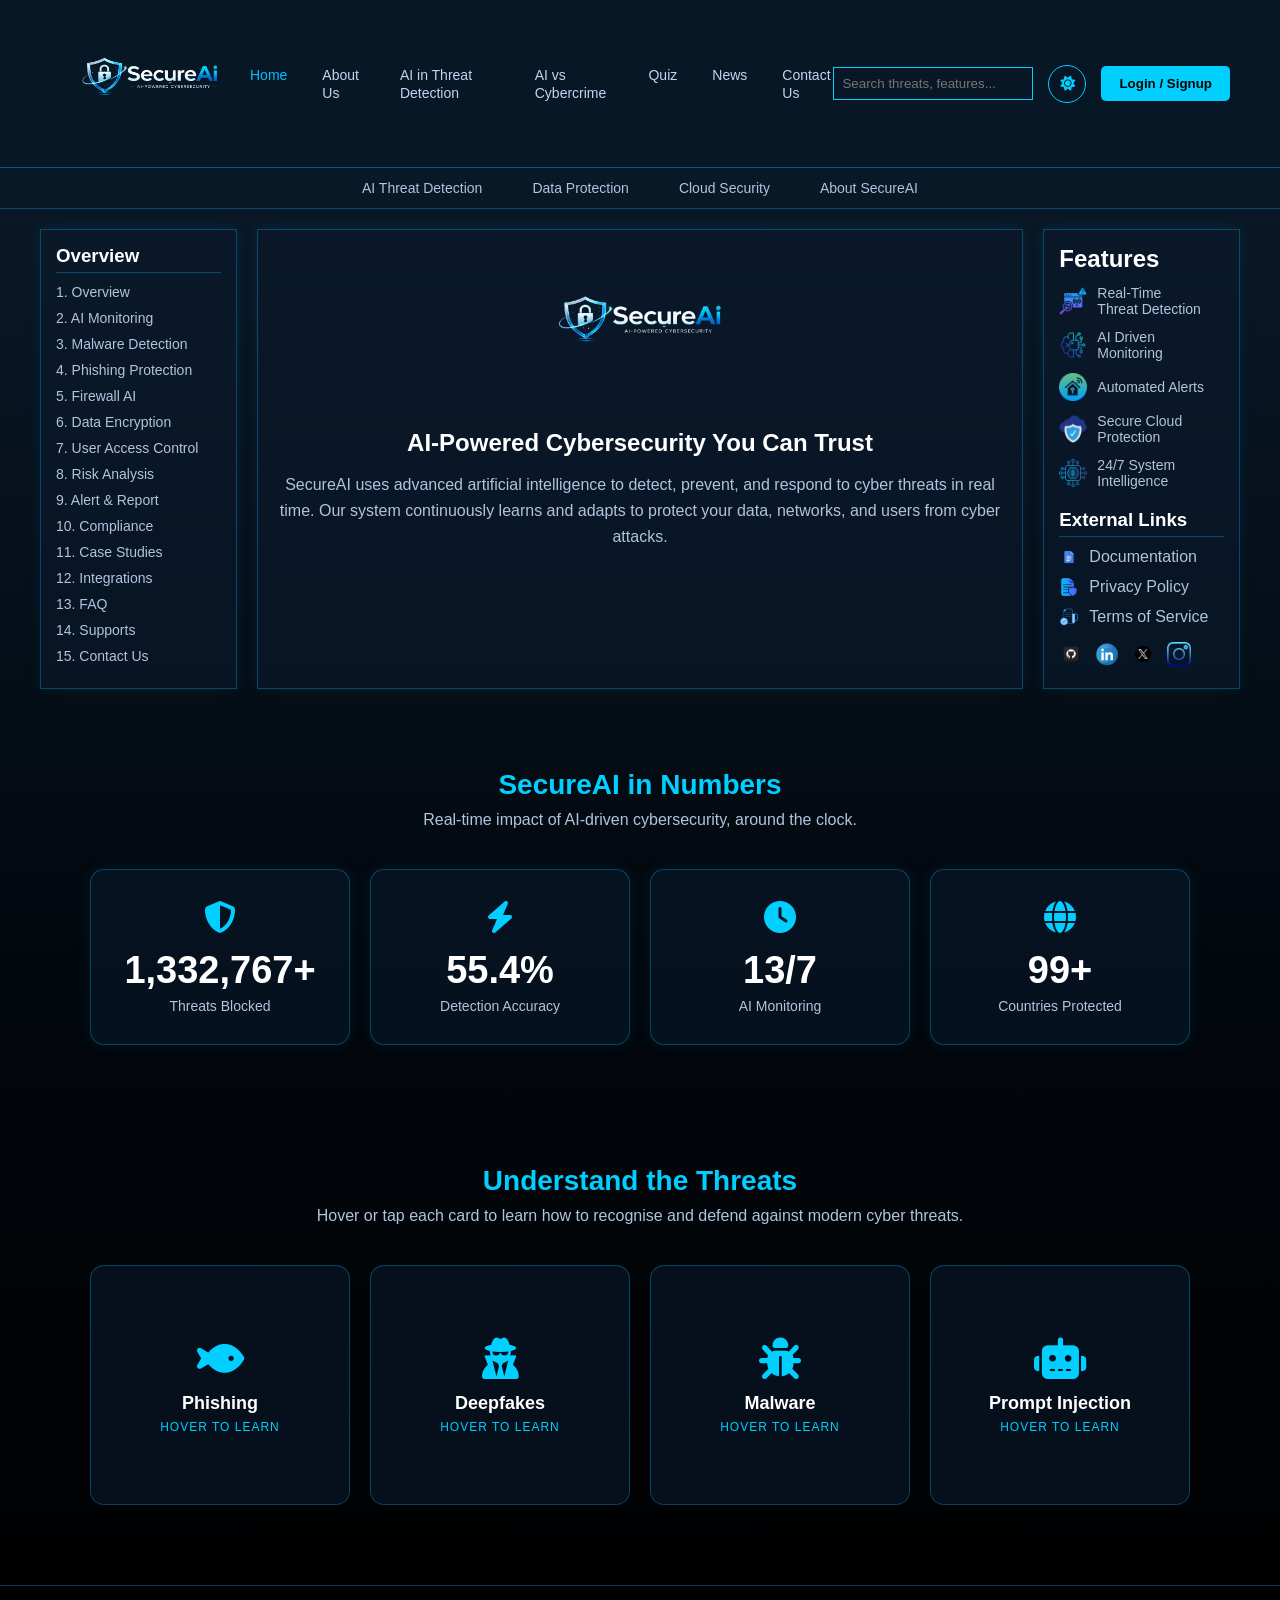
<file: index.html>
<!DOCTYPE html>
<html lang="en">

<head>
  <meta charset="UTF-8">
  <meta name="viewport" content="width=device-width, initial-scale=1.0">
  <title>Home - SecureAI</title>
  <link rel="stylesheet" href="style.css">
  <link rel="stylesheet" href="https://cdnjs.cloudflare.com/ajax/libs/font-awesome/6.5.1/css/all.min.css">

<script>
  window.addEventListener('scroll', function() {
    const navbar = document.querySelector('.index-navbar');
    if (window.scrollY > 50) {
      navbar.classList.add('index-scrolled');
    } else {
      navbar.classList.remove('index-scrolled');
    }
  });
</script>

<meta name="description" content="SecureAI - AI-powered cybersecurity education. Learn about AI threat detection, malware protection, and more.">
<meta name="keywords" content="AI cybersecurity, threat detection, machine learning, cybersecurity education">

</head>

<body>

  <!-- TOP NAVBAR -->
  <header class="index-navbar">
    <div class="index-logo">
      <img src="Images/Secure-AI-Logo.png" alt="SecureAI Logo">
    </div>

    <nav>
      <ul>
        <li><a href="index.html" class="index-active">Home</a></li>
        <li><a href="about.html">About Us</a></li>
        <li><a href="threat-detection.html">AI in Threat Detection</a></li>
        <li><a href="ai-vs-cybercrime.html">AI vs Cybercrime</a></li>
        <li><a href="quiz.html">Quiz</a></li>
        <li><a href="news.html">News</a></li>
        <li><a href="contact.html">Contact Us</a></li>
      </ul>
    </nav>

    <div class="index-nav-right">
      <input type="text" placeholder="Search threats, features..." data-testid="search-input">
      <button class="theme-toggle" id="themeToggle" data-testid="theme-toggle-btn"></button>
      <button class="index-login-btn" onclick="window.location.href='login.html'" data-testid="login-nav-btn">Login / Signup</button>
      <button class="hamburger" id="hamburgerBtn" aria-label="Open menu" data-testid="hamburger-btn">
        <span></span><span></span><span></span>
      </button>
    </div>
  </header>

  <!-- SECONDARY NAV -->
  <div class="index-subnav">
    <a href="#">AI Threat Detection</a>
    <a href="#">Data Protection</a>
    <a href="#">Cloud Security</a>
    <a href="#">About SecureAI</a>
  </div>

  <!-- MAIN PAGE BODY -->
  <div class="index-page-body">

    <!-- LEFT SIDEBAR -->
    <aside class="index-sidebar-left">
      <h3>Overview</h3>
      <ul>
        <li><a href="#">1. Overview</a></li>
        <li><a href="#">2. AI Monitoring</a></li>
        <li><a href="#">3. Malware Detection</a></li>
        <li><a href="#">4. Phishing Protection</a></li>
        <li><a href="#">5. Firewall AI</a></li>
        <li><a href="#">6. Data Encryption</a></li>
        <li><a href="#">7. User Access Control</a></li>
        <li><a href="#">8. Risk Analysis</a></li>
        <li><a href="#">9. Alert & Report</a></li>
        <li><a href="#">10. Compliance</a></li>
        <li><a href="#">11. Case Studies</a></li>
        <li><a href="#">12. Integrations</a></li>
        <li><a href="#">13. FAQ</a></li>
        <li><a href="#">14. Supports</a></li>
        <li><a href="contact.html">15. Contact Us</a></li>
      </ul>
    </aside>

    <!-- CENTRE CONTENT -->
    <main class="index-centre">
      <div class="index-hero-image">
        <img src="Images/Secure-AI-Logo.png" alt="SecureAI">
      </div>

      <div class="index-hero-text">
        <h1>AI-Powered Cybersecurity You Can Trust</h1>
        <p>
          SecureAI uses advanced artificial intelligence to detect, prevent, and respond
          to cyber threats in real time. Our system continuously learns and adapts
          to protect your data, networks, and users from cyber attacks.
        </p>
      </div>
    </main>

    <!-- RIGHT SIDEBAR -->
    <aside class="index-sidebar-right">
      <h2>Features</h2>

      <div class="index-features-list">
        <div class="index-feature-item">
          <img src="Images/Real-Time-Threat-Detection-Icon.png" alt="icon">
          <span>Real-Time<br>Threat Detection</span>
        </div>

        <div class="index-feature-item">
          <img src="Images/AI-Driven-Monitoring-Icon.png" alt="icon">
          <span>AI Driven Monitoring</span>
        </div>

        <div class="index-feature-item">
          <img src="Images/Automated-Alert-Icon.png" alt="icon">
          <span>Automated Alerts</span>
        </div>

        <div class="index-feature-item">
          <img src="Images/Secure-Cloud-Protection-Icon.png" alt="icon">
          <span>Secure Cloud<br>Protection</span>
        </div>

        <div class="index-feature-item">
          <img src="Images/24-7-System-Intelligence-Icon.png" alt="icon">
          <span>24/7 System<br>Intelligence</span>
        </div>
      </div>

      <div class="index-ext-links">
        <h3>External Links</h3>
        <ul>
          <li>
            <a href="#">
              <img src="Images/Documentation-Icon.png" alt="icon">
              Documentation
            </a>
          </li>
          <li>
            <a href="#">
              <img src="Images/Privacy-Policy-Icon.png" alt="icon">
              Privacy Policy
            </a>
          </li>
          <li>
            <a href="#">
              <img src="Images/Terms-of-Service-Icon.png" alt="icon">
              Terms of Service
            </a>
          </li>
        </ul>

        <!-- Social Icons -->
        <div class="index-social-icons">
          <a href="#"><img src="Images/GitHub-Icon.png" alt="GitHub"></a>
          <a href="#"><img src="Images/Linkedin-Icon.png" alt="LinkedIn"></a>
          <a href="#"><img src="Images/X-Icon.png" alt="X"></a>
          <a href="#"><img src="Images/Instagram-Icon.png" alt="Instagram"></a>
        </div>
      </div>

    </aside>

  </div>

  <!-- ANIMATED STATS COUNTERS -->
  <section class="hero-stats fade-in" data-testid="hero-stats-section">
    <h2>SecureAI in Numbers</h2>
    <p>Real-time impact of AI-driven cybersecurity, around the clock.</p>
    <div class="stats-grid">
      <div class="stat-card">
        <div class="stat-icon"><i class="fa-solid fa-shield-halved"></i></div>
        <div class="stat-number" data-counter="2400000" data-suffix="+" data-testid="stat-threats-blocked">0</div>
        <div class="stat-label">Threats Blocked</div>
      </div>
      <div class="stat-card">
        <div class="stat-icon"><i class="fa-solid fa-bolt"></i></div>
        <div class="stat-number" data-counter="99.7" data-suffix="%" data-testid="stat-detection-rate">0</div>
        <div class="stat-label">Detection Accuracy</div>
      </div>
      <div class="stat-card">
        <div class="stat-icon"><i class="fa-solid fa-clock"></i></div>
        <div class="stat-number" data-counter="24" data-suffix="/7" data-testid="stat-monitoring">0</div>
        <div class="stat-label">AI Monitoring</div>
      </div>
      <div class="stat-card">
        <div class="stat-icon"><i class="fa-solid fa-globe"></i></div>
        <div class="stat-number" data-counter="180" data-suffix="+" data-testid="stat-countries">0</div>
        <div class="stat-label">Countries Protected</div>
      </div>
    </div>
  </section>

  <!-- EDUCATIONAL FLIP CARDS -->
  <section class="edu-section fade-in" data-testid="edu-section">
    <h2>Understand the Threats</h2>
    <p>Hover or tap each card to learn how to recognise and defend against modern cyber threats.</p>
    <div class="edu-grid">
      <div class="edu-flip-card" data-testid="edu-card-phishing">
        <div class="edu-flip-inner">
          <div class="edu-front">
            <i class="fa-solid fa-fish"></i>
            <h3>Phishing</h3>
            <span>Hover to learn</span>
          </div>
          <div class="edu-back">
            <p>Fake messages that trick you into revealing passwords or installing malware. Always verify the sender, hover over links, and never share OTPs.</p>
          </div>
        </div>
      </div>
      <div class="edu-flip-card" data-testid="edu-card-deepfake">
        <div class="edu-flip-inner">
          <div class="edu-front">
            <i class="fa-solid fa-user-secret"></i>
            <h3>Deepfakes</h3>
            <span>Hover to learn</span>
          </div>
          <div class="edu-back">
            <p>AI-generated fake videos or audio used to impersonate people. Verify unexpected requests through a second channel — never trust visuals alone.</p>
          </div>
        </div>
      </div>
      <div class="edu-flip-card" data-testid="edu-card-malware">
        <div class="edu-flip-inner">
          <div class="edu-front">
            <i class="fa-solid fa-bug"></i>
            <h3>Malware</h3>
            <span>Hover to learn</span>
          </div>
          <div class="edu-back">
            <p>Malicious software like ransomware, spyware, or trojans. Keep systems updated, use strong endpoint protection, and avoid suspicious downloads.</p>
          </div>
        </div>
      </div>
      <div class="edu-flip-card" data-testid="edu-card-prompt-injection">
        <div class="edu-flip-inner">
          <div class="edu-front">
            <i class="fa-solid fa-robot"></i>
            <h3>Prompt Injection</h3>
            <span>Hover to learn</span>
          </div>
          <div class="edu-back">
            <p>Attacks that manipulate AI/LLM inputs to bypass safety guardrails. Treat all LLM input as untrusted and isolate sensitive AI tooling.</p>
          </div>
        </div>
      </div>
    </div>
  </section>

  <!-- FOOTER -->
  <footer class="index-footer">
    <p>© 2026 SecureAI. All rights reserved</p>
  </footer>

  <script src="script.js"></script>
</body>
</html>
</file>
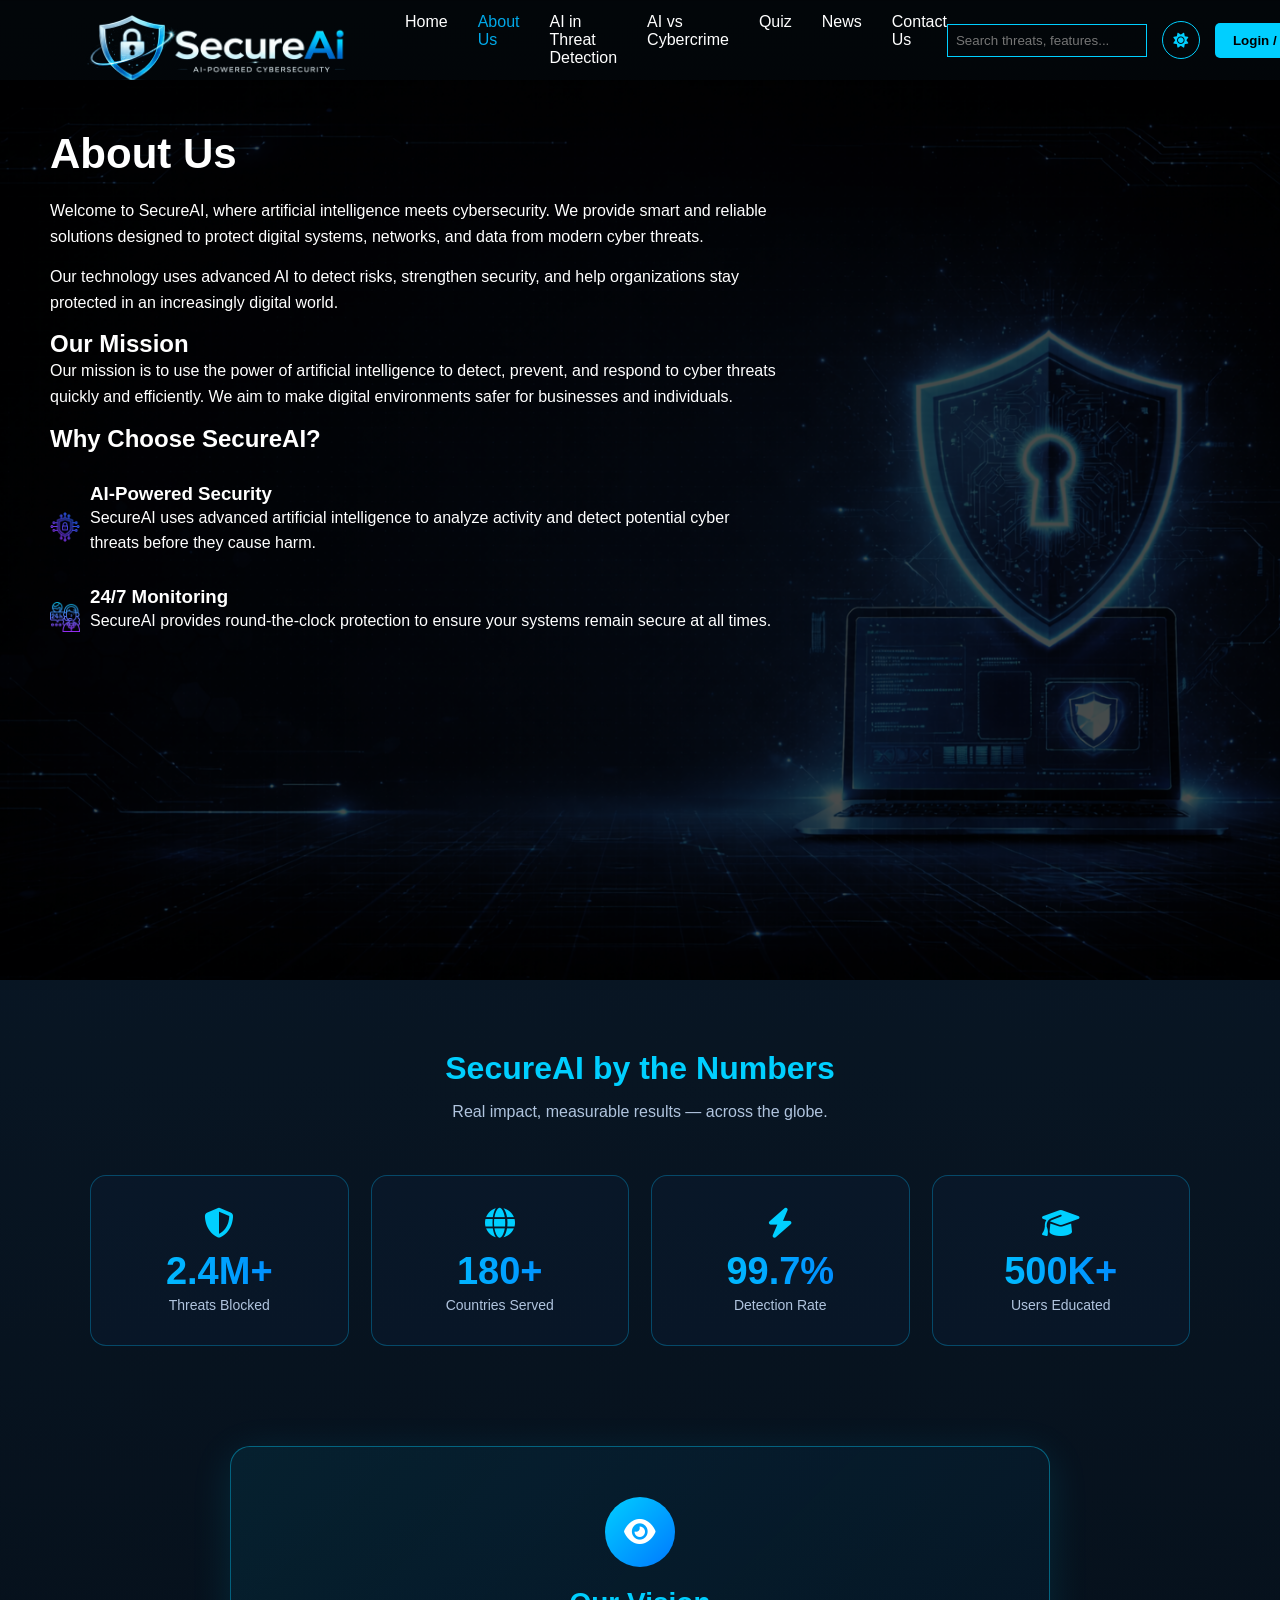
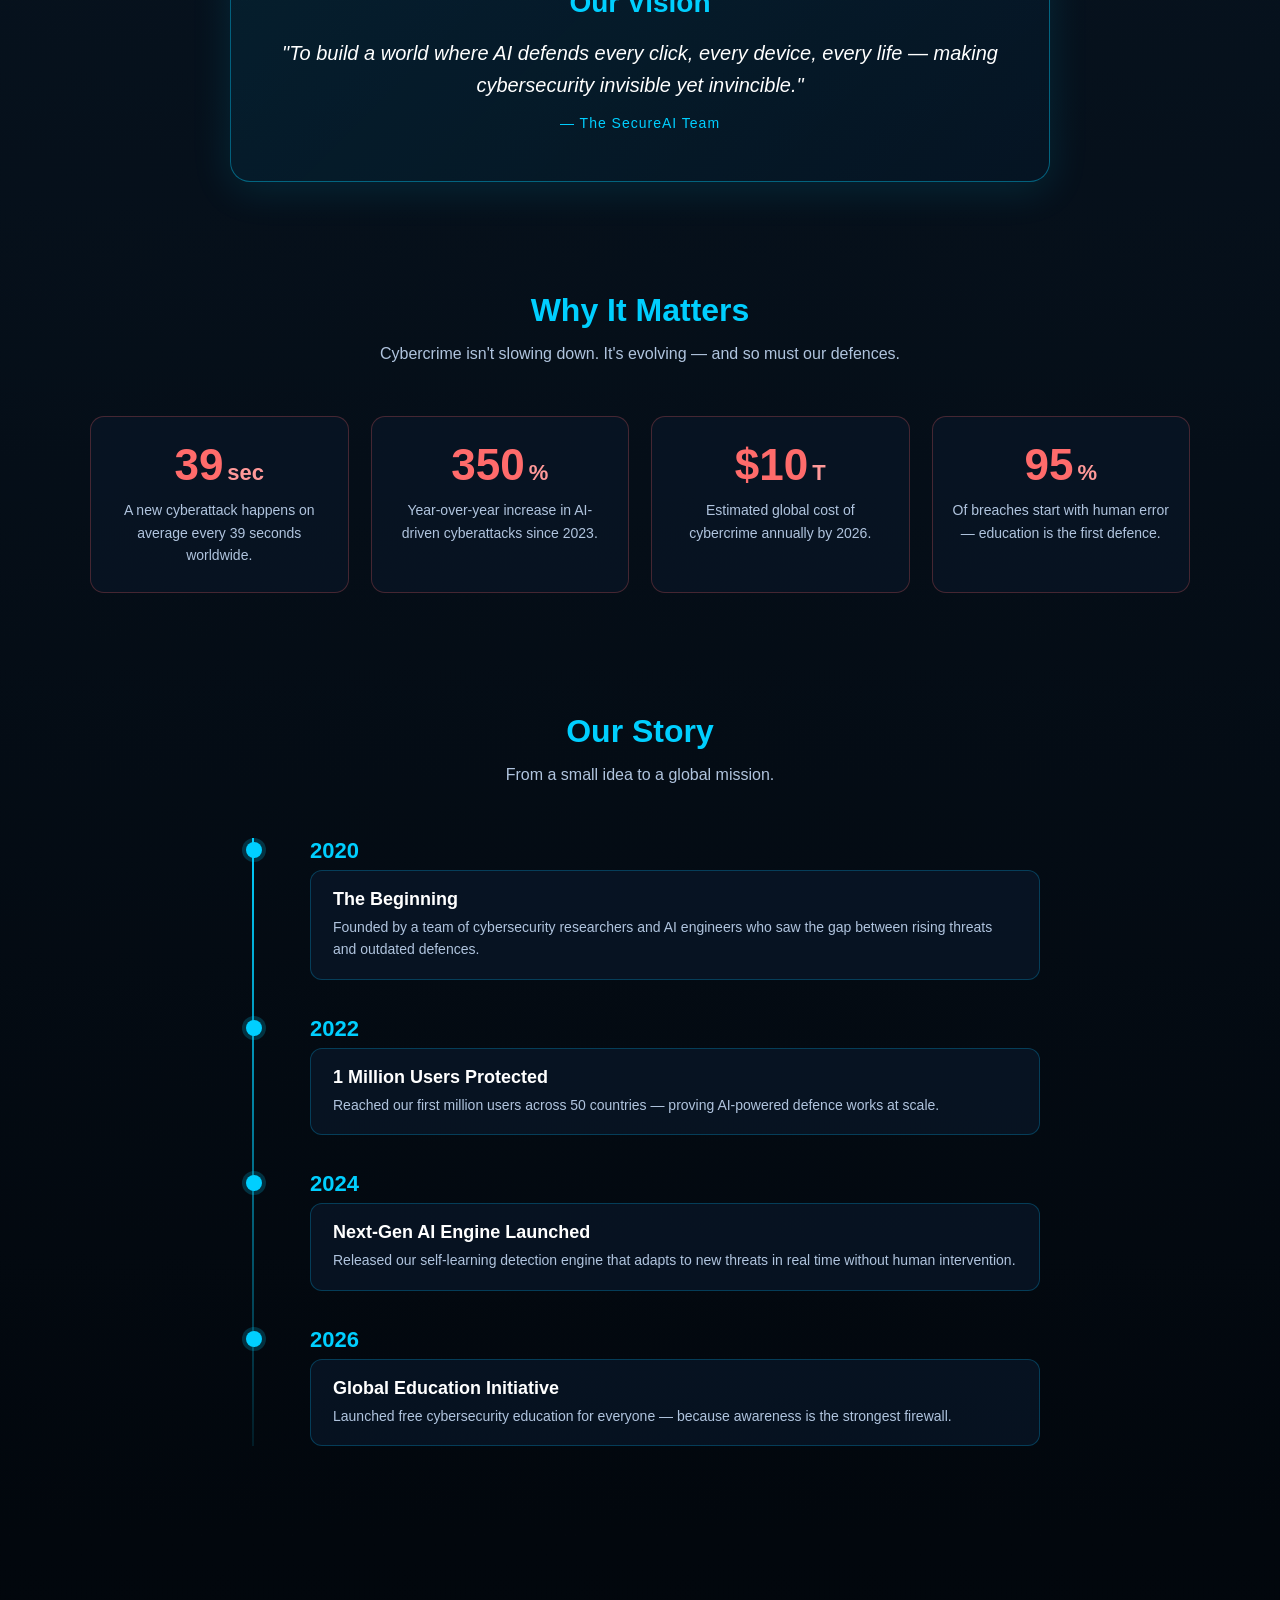
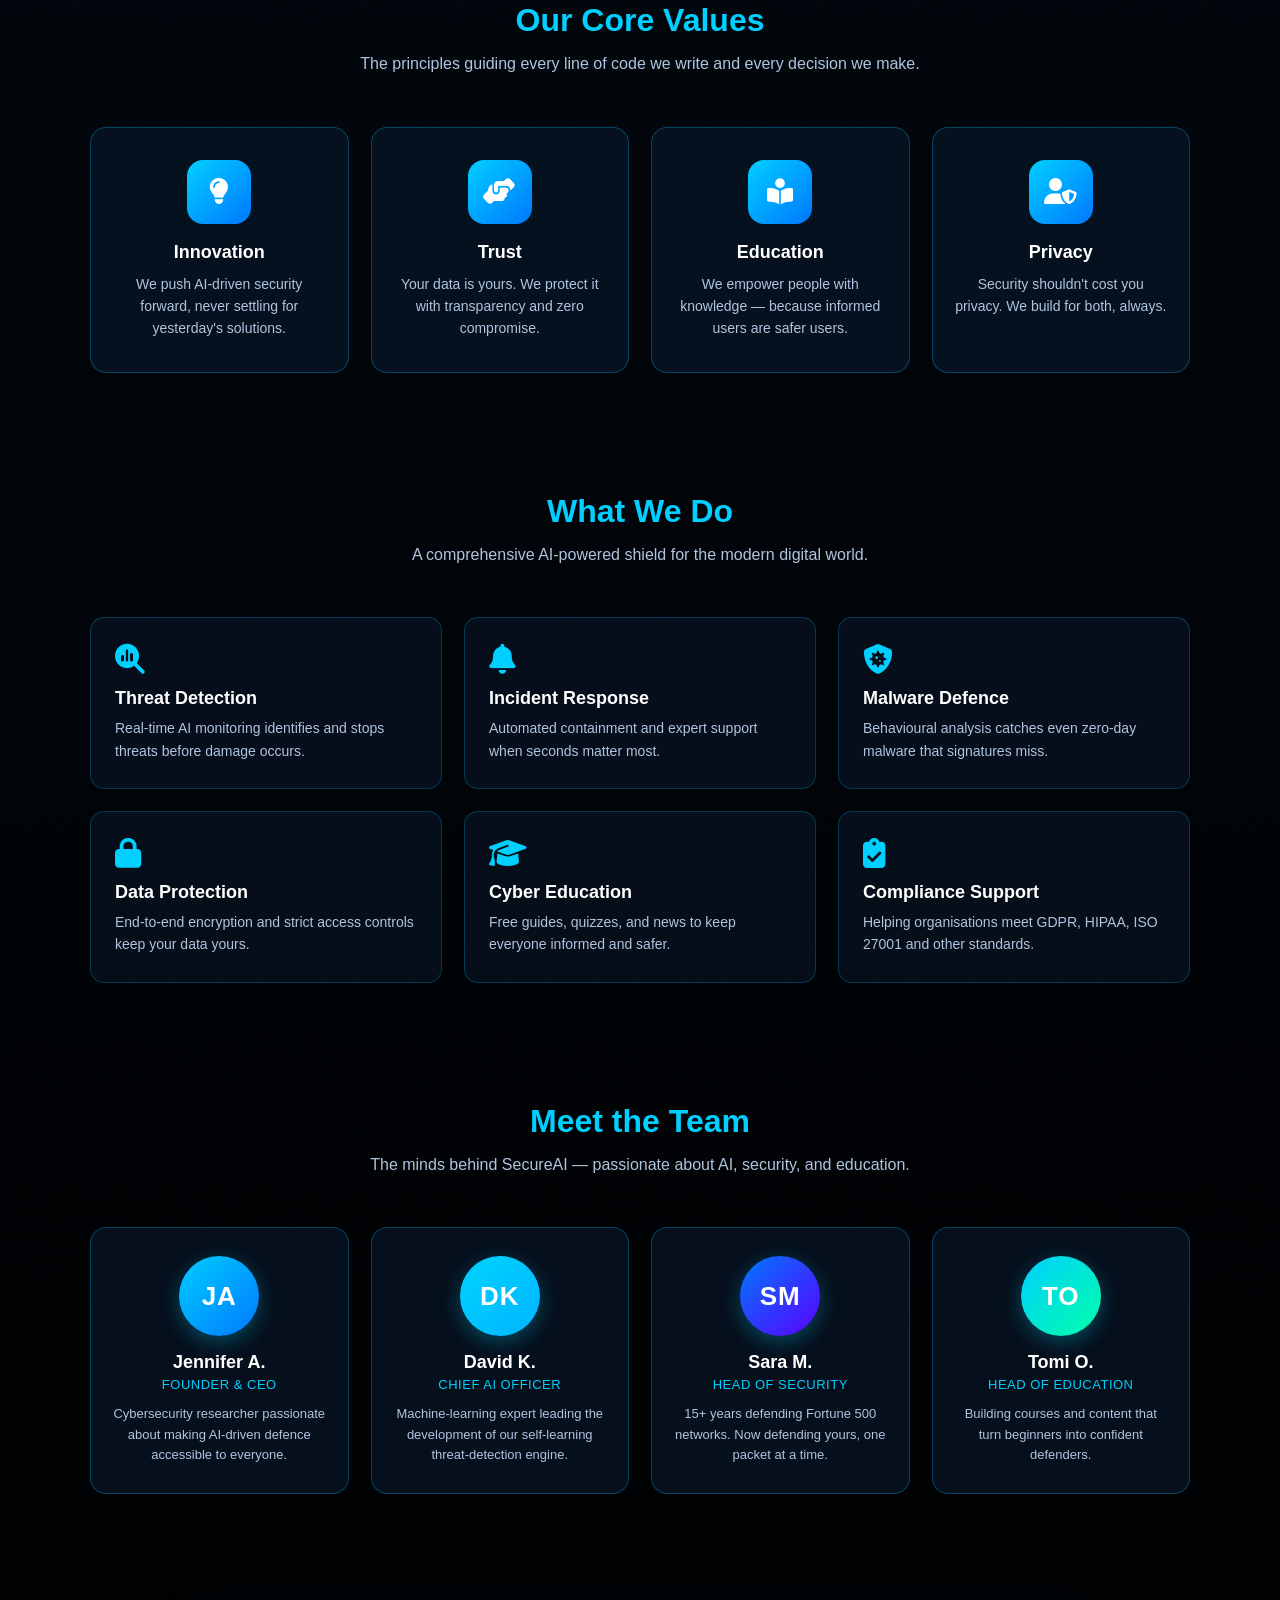
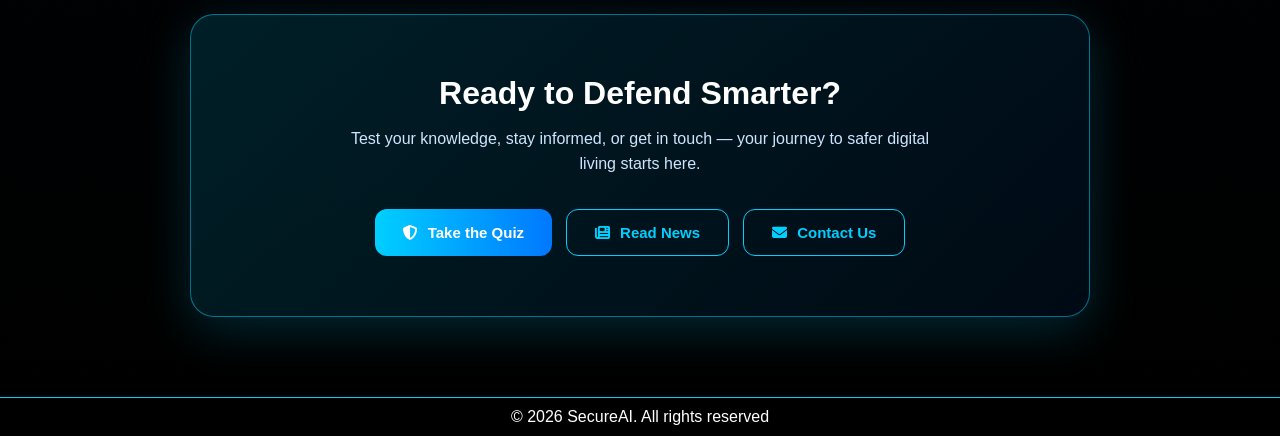
<file: about.html>
<!DOCTYPE html>
<html lang="en">
<head>
    <meta charset="UTF-8">
    <meta name="viewport" content="width=device-width, initial-scale=1.0">
    <title>About Us - SecureAI</title>
    <link rel="stylesheet" href="style.css">
    <link rel="stylesheet" href="https://cdnjs.cloudflare.com/ajax/libs/font-awesome/6.5.1/css/all.min.css">
</head>
<body>

    <header class="navbar">
        <div class="logo">
            <img src="Images/Secure-AI-Logo.png" alt="Logo">
        </div>
        <nav>
            <ul>
                <li><a href="index.html">Home</a></li>
                <li><a href="about.html" class="active">About Us</a></li>
                <li><a href="threat-detection.html">AI in Threat Detection</a></li>
                <li><a href="ai-vs-cybercrime.html">AI vs Cybercrime</a></li>
                <li><a href="quiz.html">Quiz</a></li>
                <li><a href="news.html">News</a></li>
                <li><a href="contact.html">Contact Us</a></li>
            </ul>
    </nav>
        <div class="nav-right">
            <input type="text" placeholder="Search threats, features..." data-testid="search-input">
            <button class="theme-toggle" id="themeToggle" data-testid="theme-toggle-btn"></button>
            <button class="login-btn" onclick="window.location.href='login.html'" data-testid="login-nav-btn">Login / Signup</button>
            <button class="hamburger" id="hamburgerBtn" aria-label="Open menu" data-testid="hamburger-btn">
                <span></span><span></span><span></span>
            </button>
        </div>
    </header>

    <section class="hero">
        <img src="Images/About-Us-Background.jpg" class="bg-image" alt="Background">
        <div class="overlay"></div>
        <div class="content fade-in">
            <h1>About Us</h1>
            <p>Welcome to SecureAI, where artificial intelligence meets cybersecurity. We provide smart and reliable solutions designed to protect digital systems, networks, and data from modern cyber threats.</p>
            <p>Our technology uses advanced AI to detect risks, strengthen security, and help organizations stay protected in an increasingly digital world.</p>
            <h2>Our Mission</h2>
            <p>Our mission is to use the power of artificial intelligence to detect, prevent, and respond to cyber threats quickly and efficiently. We aim to make digital environments safer for businesses and individuals.</p>
            <h2>Why Choose SecureAI?</h2>
            <div class="info-sections">
                <div class="item">
                    <img src="Images/AI-Powered-Security-Icon.png" alt="icon">
                    <div>
                        <h3>AI-Powered Security</h3>
                        <p>SecureAI uses advanced artificial intelligence to analyze activity and detect potential cyber threats before they cause harm.</p>
                    </div>
                </div>
                <div class="item">
                    <img src="Images/24-7Monitoring-Icon.png" alt="icon">
                    <div>
                        <h3>24/7 Monitoring</h3>
                        <p>SecureAI provides round-the-clock protection to ensure your systems remain secure at all times.</p>
                    </div>
                </div>
            </div>
        </div>
    </section>
    <!-- ABOUT - STATS STRIP -->
<section class="about-stats">
    <h2 class="about-section-title">SecureAI by the Numbers</h2>
    <p class="about-section-subtitle">Real impact, measurable results — across the globe.</p>
    <div class="about-stats-grid">
        <div class="about-stat-card fade-in">
            <i class="fa-solid fa-shield-halved"></i>
            <div class="about-stat-num">2.4M+</div>
            <div class="about-stat-label">Threats Blocked</div>
        </div>
        <div class="about-stat-card fade-in">
            <i class="fa-solid fa-globe"></i>
            <div class="about-stat-num">180+</div>
            <div class="about-stat-label">Countries Served</div>
        </div>
        <div class="about-stat-card fade-in">
            <i class="fa-solid fa-bolt"></i>
            <div class="about-stat-num">99.7%</div>
            <div class="about-stat-label">Detection Rate</div>
        </div>
        <div class="about-stat-card fade-in">
            <i class="fa-solid fa-graduation-cap"></i>
            <div class="about-stat-num">500K+</div>
            <div class="about-stat-label">Users Educated</div>
        </div>
    </div>
</section>

<!-- ABOUT - VISION -->
<section class="about-vision">
    <div class="about-vision-card fade-in">
        <div class="about-vision-icon"><i class="fa-solid fa-eye"></i></div>
        <h2>Our Vision</h2>
        <p class="about-vision-text">"To build a world where AI defends every click, every device, every life — making cybersecurity invisible yet invincible."</p>
        <p class="about-vision-author">— The SecureAI Team</p>
    </div>
</section>

<!-- ABOUT - WHY IT MATTERS -->
<section class="about-why">
    <h2 class="about-section-title">Why It Matters</h2>
    <p class="about-section-subtitle">Cybercrime isn't slowing down. It's evolving — and so must our defences.</p>
    <div class="about-why-grid">
        <div class="about-why-item fade-in">
            <div class="about-why-num">39<span>sec</span></div>
            <p>A new cyberattack happens on average every 39 seconds worldwide.</p>
        </div>
        <div class="about-why-item fade-in">
            <div class="about-why-num">350<span>%</span></div>
            <p>Year-over-year increase in AI-driven cyberattacks since 2023.</p>
        </div>
        <div class="about-why-item fade-in">
            <div class="about-why-num">$10<span>T</span></div>
            <p>Estimated global cost of cybercrime annually by 2026.</p>
        </div>
        <div class="about-why-item fade-in">
            <div class="about-why-num">95<span>%</span></div>
            <p>Of breaches start with human error — education is the first defence.</p>
        </div>
    </div>
</section>

<!-- ABOUT - TIMELINE -->
<section class="about-timeline-section">
    <h2 class="about-section-title">Our Story</h2>
    <p class="about-section-subtitle">From a small idea to a global mission.</p>
    <div class="about-timeline">
        <div class="about-timeline-item fade-in">
            <div class="about-timeline-year">2020</div>
            <div class="about-timeline-content">
                <h3>The Beginning</h3>
                <p>Founded by a team of cybersecurity researchers and AI engineers who saw the gap between rising threats and outdated defences.</p>
            </div>
        </div>
        <div class="about-timeline-item fade-in">
            <div class="about-timeline-year">2022</div>
            <div class="about-timeline-content">
                <h3>1 Million Users Protected</h3>
                <p>Reached our first million users across 50 countries — proving AI-powered defence works at scale.</p>
            </div>
        </div>
        <div class="about-timeline-item fade-in">
            <div class="about-timeline-year">2024</div>
            <div class="about-timeline-content">
                <h3>Next-Gen AI Engine Launched</h3>
                <p>Released our self-learning detection engine that adapts to new threats in real time without human intervention.</p>
            </div>
        </div>
        <div class="about-timeline-item fade-in">
            <div class="about-timeline-year">2026</div>
            <div class="about-timeline-content">
                <h3>Global Education Initiative</h3>
                <p>Launched free cybersecurity education for everyone — because awareness is the strongest firewall.</p>
            </div>
        </div>
    </div>
</section>

<!-- ABOUT - CORE VALUES -->
<section class="about-values">
    <h2 class="about-section-title">Our Core Values</h2>
    <p class="about-section-subtitle">The principles guiding every line of code we write and every decision we make.</p>
    <div class="about-values-grid">
        <div class="about-value-card fade-in">
            <div class="about-value-icon"><i class="fa-solid fa-lightbulb"></i></div>
            <h3>Innovation</h3>
            <p>We push AI-driven security forward, never settling for yesterday's solutions.</p>
        </div>
        <div class="about-value-card fade-in">
            <div class="about-value-icon"><i class="fa-solid fa-handshake-angle"></i></div>
            <h3>Trust</h3>
            <p>Your data is yours. We protect it with transparency and zero compromise.</p>
        </div>
        <div class="about-value-card fade-in">
            <div class="about-value-icon"><i class="fa-solid fa-book-open-reader"></i></div>
            <h3>Education</h3>
            <p>We empower people with knowledge — because informed users are safer users.</p>
        </div>
        <div class="about-value-card fade-in">
            <div class="about-value-icon"><i class="fa-solid fa-user-shield"></i></div>
            <h3>Privacy</h3>
            <p>Security shouldn't cost you privacy. We build for both, always.</p>
        </div>
    </div>
</section>

<!-- ABOUT - WHAT WE DO -->
<section class="about-services">
    <h2 class="about-section-title">What We Do</h2>
    <p class="about-section-subtitle">A comprehensive AI-powered shield for the modern digital world.</p>
    <div class="about-services-grid">
        <div class="about-service-item fade-in">
            <i class="fa-solid fa-magnifying-glass-chart"></i>
            <h3>Threat Detection</h3>
            <p>Real-time AI monitoring identifies and stops threats before damage occurs.</p>
        </div>
        <div class="about-service-item fade-in">
            <i class="fa-solid fa-bell"></i>
            <h3>Incident Response</h3>
            <p>Automated containment and expert support when seconds matter most.</p>
        </div>
        <div class="about-service-item fade-in">
            <i class="fa-solid fa-shield-virus"></i>
            <h3>Malware Defence</h3>
            <p>Behavioural analysis catches even zero-day malware that signatures miss.</p>
        </div>
        <div class="about-service-item fade-in">
            <i class="fa-solid fa-lock"></i>
            <h3>Data Protection</h3>
            <p>End-to-end encryption and strict access controls keep your data yours.</p>
        </div>
        <div class="about-service-item fade-in">
            <i class="fa-solid fa-graduation-cap"></i>
            <h3>Cyber Education</h3>
            <p>Free guides, quizzes, and news to keep everyone informed and safer.</p>
        </div>
        <div class="about-service-item fade-in">
            <i class="fa-solid fa-clipboard-check"></i>
            <h3>Compliance Support</h3>
            <p>Helping organisations meet GDPR, HIPAA, ISO 27001 and other standards.</p>
        </div>
    </div>
</section>

<!-- ABOUT - TEAM -->
<section class="about-team">
    <h2 class="about-section-title">Meet the Team</h2>
    <p class="about-section-subtitle">The minds behind SecureAI — passionate about AI, security, and education.</p>
    <div class="about-team-grid">
        <div class="about-team-card fade-in">
            <div class="about-team-avatar" style="background:linear-gradient(135deg,#00cfff,#0078ff)">JA</div>
            <h3>Jennifer A.</h3>
            <p class="about-team-role">Founder & CEO</p>
            <p class="about-team-bio">Cybersecurity researcher passionate about making AI-driven defence accessible to everyone.</p>
        </div>
        <div class="about-team-card fade-in">
            <div class="about-team-avatar" style="background:linear-gradient(135deg,#00d4ff,#00b4ff)">DK</div>
            <h3>David K.</h3>
            <p class="about-team-role">Chief AI Officer</p>
            <p class="about-team-bio">Machine-learning expert leading the development of our self-learning threat-detection engine.</p>
        </div>
        <div class="about-team-card fade-in">
            <div class="about-team-avatar" style="background:linear-gradient(135deg,#0078ff,#5b00ff)">SM</div>
            <h3>Sara M.</h3>
            <p class="about-team-role">Head of Security</p>
            <p class="about-team-bio">15+ years defending Fortune 500 networks. Now defending yours, one packet at a time.</p>
        </div>
        <div class="about-team-card fade-in">
            <div class="about-team-avatar" style="background:linear-gradient(135deg,#00cfff,#00ffaa)">TO</div>
            <h3>Tomi O.</h3>
            <p class="about-team-role">Head of Education</p>
            <p class="about-team-bio">Building courses and content that turn beginners into confident defenders.</p>
        </div>
    </div>
</section>

<!-- ABOUT - CTA -->
<section class="about-cta">
    <div class="about-cta-box fade-in">
        <h2>Ready to Defend Smarter?</h2>
        <p>Test your knowledge, stay informed, or get in touch — your journey to safer digital living starts here.</p>
        <div class="about-cta-buttons">
            <a href="quiz.html" class="about-cta-btn"><i class="fa-solid fa-shield-halved"></i> Take the Quiz</a>
            <a href="news.html" class="about-cta-btn about-cta-btn-outline"><i class="fa-solid fa-newspaper"></i> Read News</a>
            <a href="contact.html" class="about-cta-btn about-cta-btn-outline"><i class="fa-solid fa-envelope"></i> Contact Us</a>
        </div>
    </div>
</section>
    <footer>
        <p>© 2026 SecureAI. All rights reserved</p>
    </footer>

    <script src="script.js"></script>
</body>
</html>
</file>
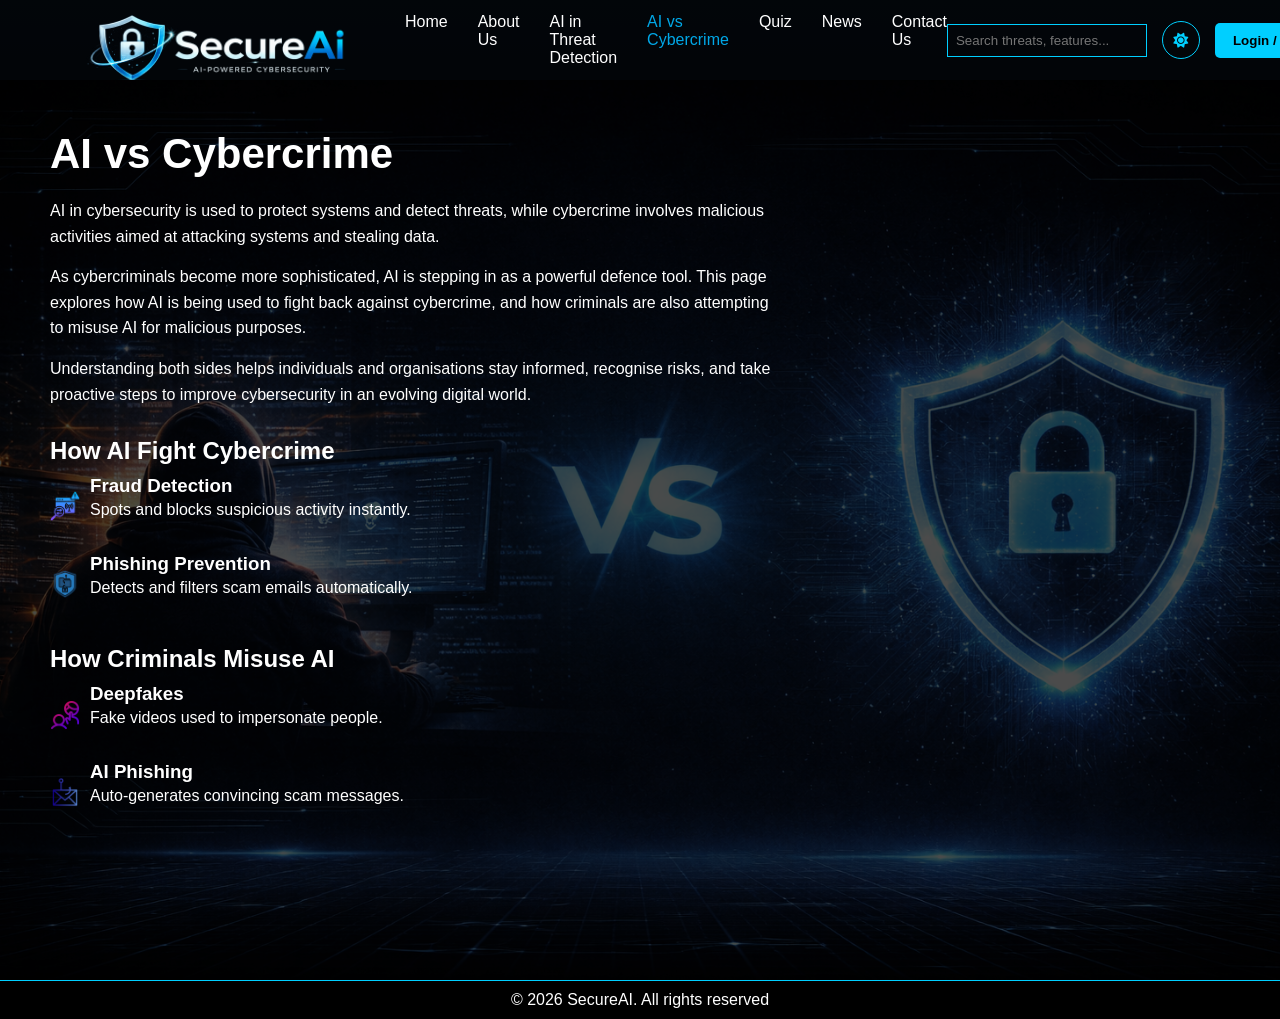
<file: ai-vs-cybercrime.html>
<!DOCTYPE html>
<html lang="en">
<head>
    <meta charset="UTF-8">
    <meta name="viewport" content="width=device-width, initial-scale=1.0">
    <title>AI vs Cybercrime</title>
    <link rel="stylesheet" href="style.css">
    <link rel="stylesheet" href="https://cdnjs.cloudflare.com/ajax/libs/font-awesome/6.5.1/css/all.min.css">
</head>
<body>

    <header class="navbar">
        <div class="logo">
            <img src="Images/Secure-AI-Logo.png" alt="Logo">
        </div>
        <nav>
            <ul>
                <li><a href="index.html">Home</a></li>
                <li><a href="about.html">About Us</a></li>
                <li><a href="threat-detection.html">AI in Threat Detection</a></li>
                <li><a href="ai-vs-cybercrime.html" class="active">AI vs Cybercrime</a></li>
                <li><a href="quiz.html">Quiz</a></li>
                <li><a href="news.html">News</a></li>
                <li><a href="contact.html">Contact Us</a></li>
            </ul>
    </nav>
        <div class="nav-right">
            <input type="text" placeholder="Search threats, features..." data-testid="search-input">
            <button class="theme-toggle" id="themeToggle" data-testid="theme-toggle-btn"></button>
            <button class="login-btn" onclick="window.location.href='login.html'" data-testid="login-nav-btn">Login / Signup</button>
            <button class="hamburger" id="hamburgerBtn" aria-label="Open menu" data-testid="hamburger-btn">
                <span></span><span></span><span></span>
            </button>
        </div>
    </header>

    <section class="hero">
        <img src="Images/AIvsCyber-Background.jpg" class="bg-image" alt="Background">
        <div class="overlay"></div>
        <div class="content fade-in">
            <h1>AI vs Cybercrime</h1>
            <p>AI in cybersecurity is used to protect systems and detect threats, while cybercrime involves malicious activities aimed at attacking systems and stealing data.</p>
            <p>As cybercriminals become more sophisticated, AI is stepping in as a powerful defence tool. This page explores how AI is being used to fight back against cybercrime, and how criminals are also attempting to misuse AI for malicious purposes.</p>
            <p>Understanding both sides helps individuals and organisations stay informed, recognise risks, and take proactive steps to improve cybersecurity in an evolving digital world.</p>
            <div class="info-sections">
                <div class="box">
                    <h2>How AI Fight Cybercrime</h2>
                    <div class="item">
                        <img src="Images/Fraud-Detection-Icon.png" alt="icon">
                        <div><h3>Fraud Detection</h3><p>Spots and blocks suspicious activity instantly.</p></div>
                    </div>
                    <div class="item">
                        <img src="Images/Phishing-Prevention-Icon.png" alt="icon">
                        <div><h3>Phishing Prevention</h3><p>Detects and filters scam emails automatically.</p></div>
                    </div>
                </div>
                <div class="box">
                    <h2>How Criminals Misuse AI</h2>
                    <div class="item">
                        <img src="Images/Deepfakes-Icon.png" alt="icon">
                        <div><h3>Deepfakes</h3><p>Fake videos used to impersonate people.</p></div>
                    </div>
                    <div class="item">
                        <img src="Images/AI-Phishing-Icon.png" alt="icon">
                        <div><h3>AI Phishing</h3><p>Auto-generates convincing scam messages.</p></div>
                    </div>
                </div>
            </div>
        </div>
    </section>

    <footer>
        <p>© 2026 SecureAI. All rights reserved</p>
    </footer>

    <script src="script.js"></script>
</body>
</html>
</file>
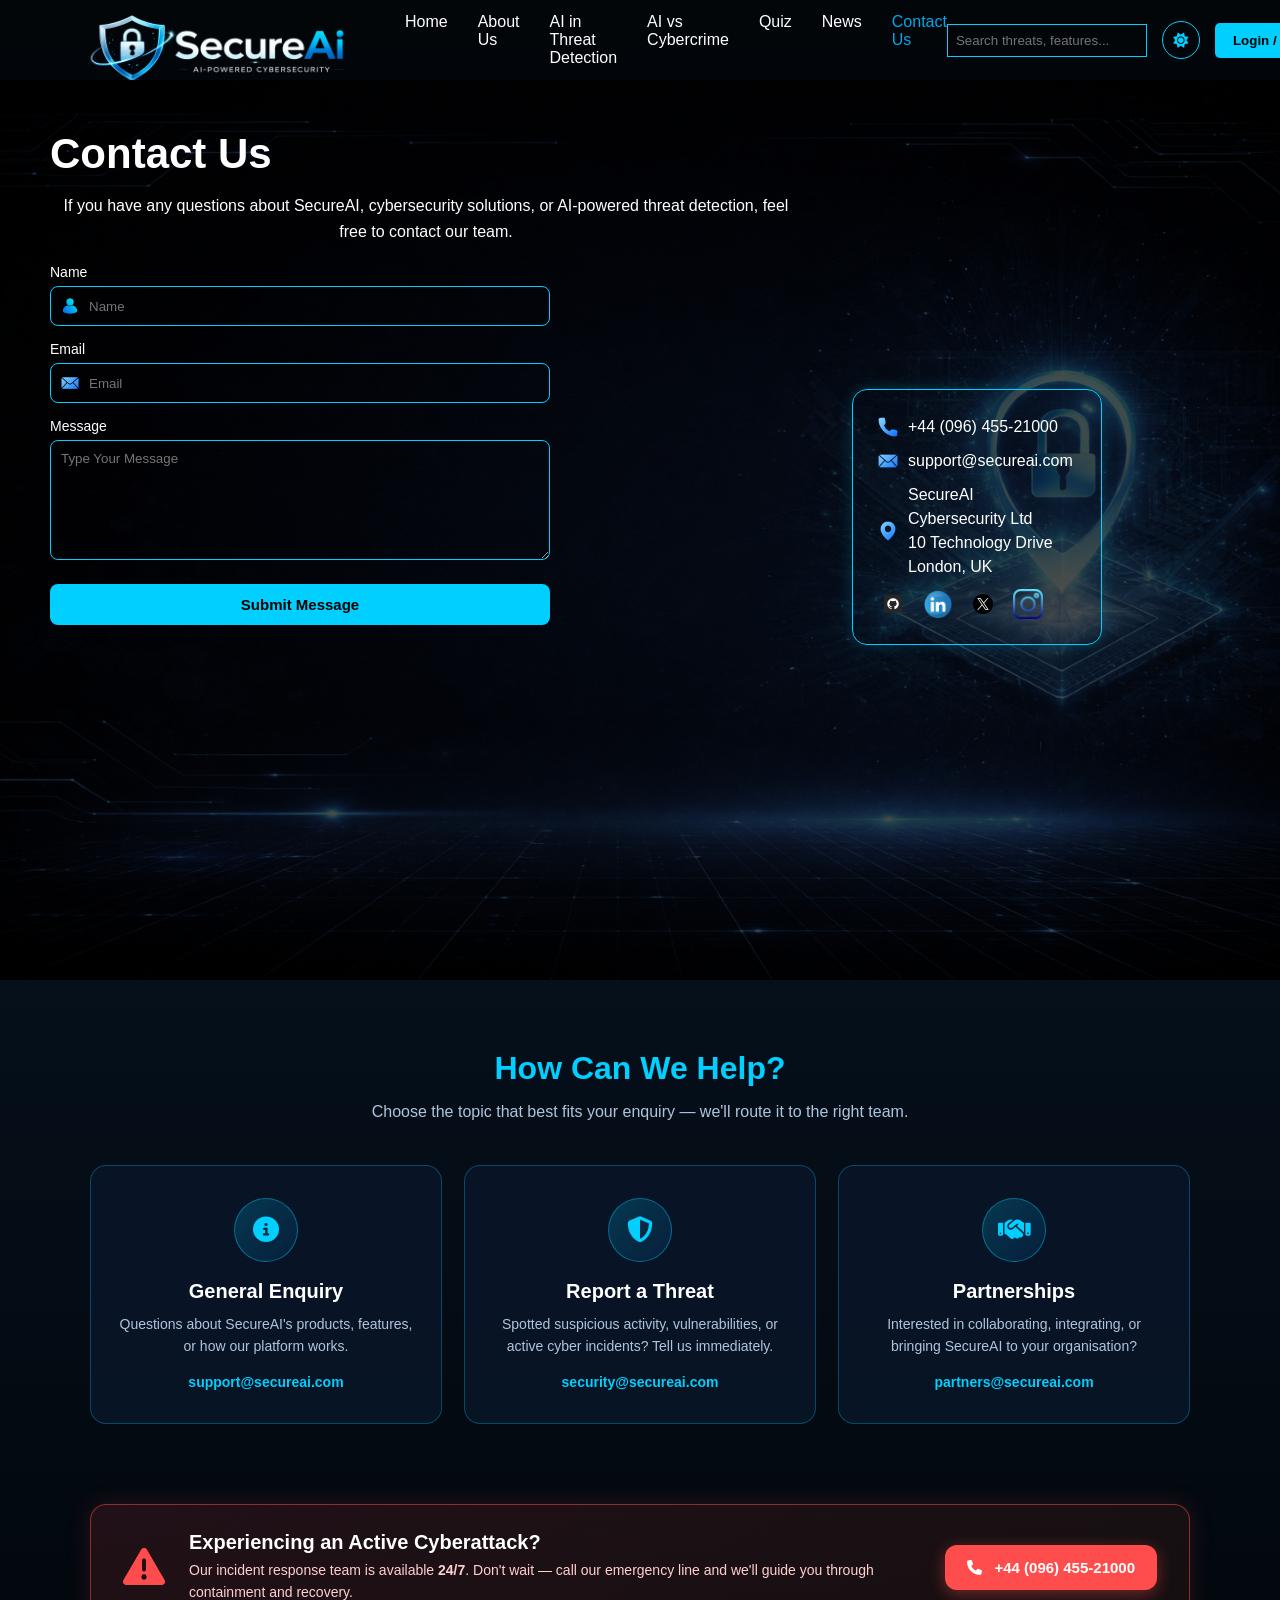
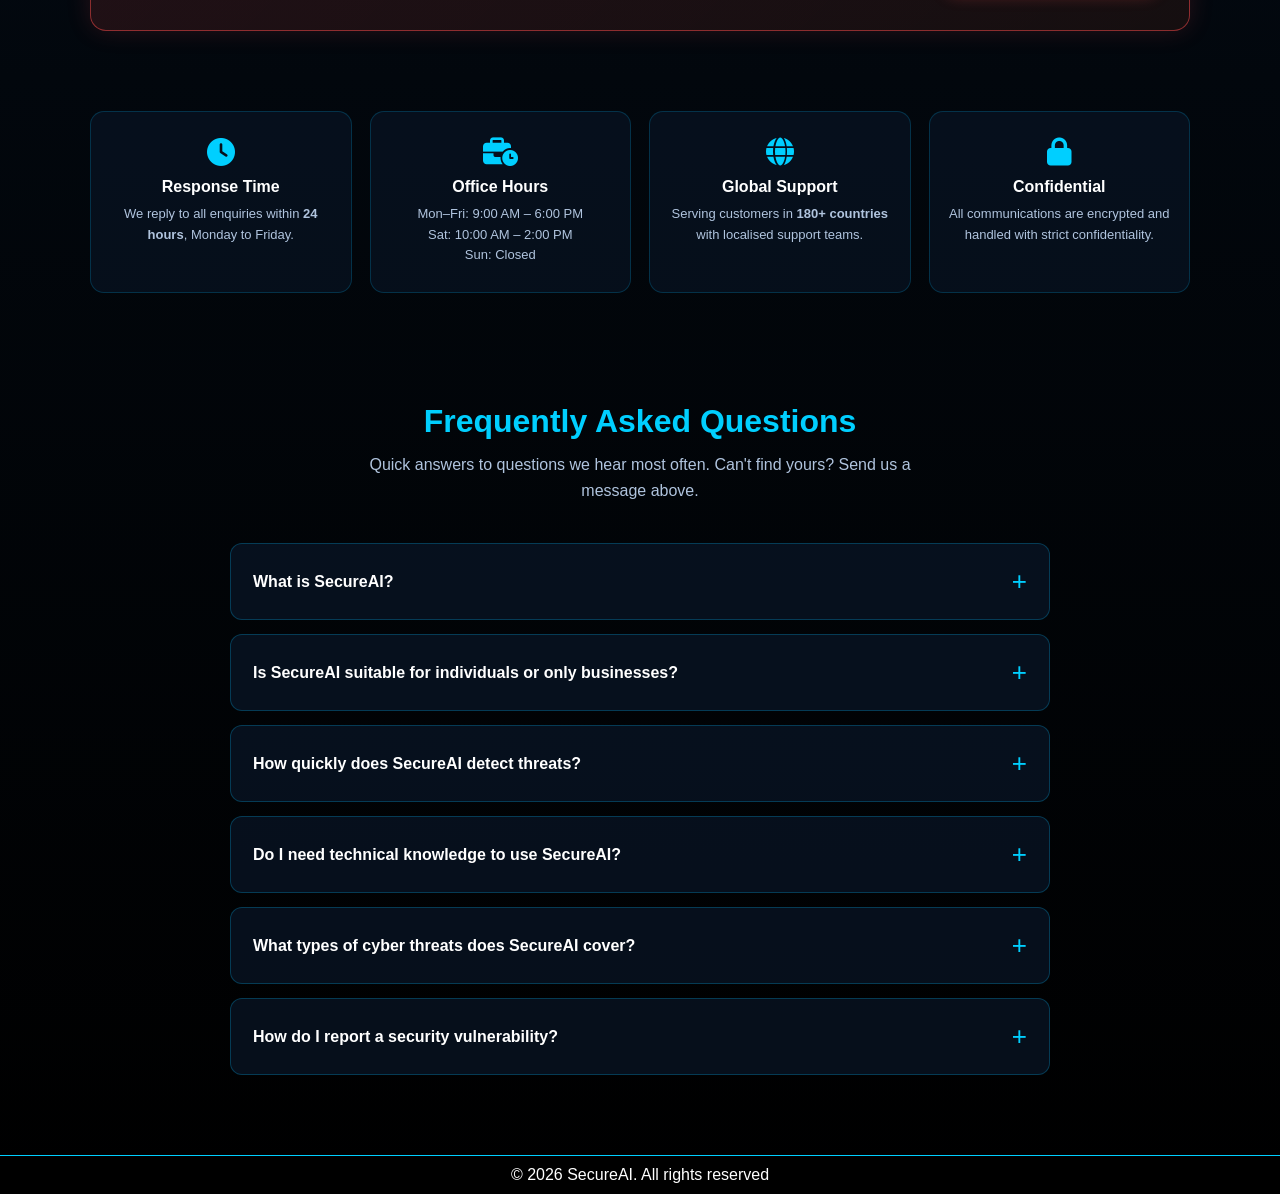
<file: contact.html>
<!DOCTYPE html>
<html lang="en">
<head>
    <meta charset="UTF-8">
    <meta name="viewport" content="width=device-width, initial-scale=1.0">
    <title>Contact Us - SecureAI</title>
    <link rel="stylesheet" href="style.css">
    <link rel="stylesheet" href="https://cdnjs.cloudflare.com/ajax/libs/font-awesome/6.5.1/css/all.min.css">
</head>
<body>

<header class="navbar">
    <div class="logo">
        <img src="Images/Secure-AI-Logo.png" alt="Logo">
    </div>
    <nav>
        <ul>
            <li><a href="index.html">Home</a></li>
            <li><a href="about.html">About Us</a></li>
            <li><a href="threat-detection.html">AI in Threat Detection</a></li>
            <li><a href="ai-vs-cybercrime.html">AI vs Cybercrime</a></li>
            <li><a href="quiz.html">Quiz</a></li>
            <li><a href="news.html">News</a></li>
            <li><a href="contact.html" class="active">Contact Us</a></li>
        </ul>
    </nav>
    <div class="nav-right">
        <input type="text" placeholder="Search threats, features..." data-testid="search-input">
        <button class="theme-toggle" id="themeToggle" data-testid="theme-toggle-btn"></button>
        <button class="login-btn" onclick="window.location.href='login.html'" data-testid="login-nav-btn">Login / Signup</button>
        <button class="hamburger" id="hamburgerBtn" aria-label="Open menu" data-testid="hamburger-btn">
            <span></span><span></span><span></span>
        </button>
    </div>
</header>

<section class="hero">
    <img src="Images/Contact-Us-Background.jpg" class="bg-image" alt="Background">
    <div class="overlay"></div>
    <div class="content contact-layout fade-in">
        <div class="contact-form">
            <h1>Contact Us</h1>
            <p>If you have any questions about SecureAI, cybersecurity solutions, or AI-powered threat detection, feel free to contact our team.</p>
            <form id="contactForm">
                <label>Name</label>
                <div class="contact-input-box">
                    <img src="Images/Name-Icon.png">
                    <input type="text" id="name" placeholder="Name">
                </div>
                <label>Email</label>
                <div class="contact-input-box">
                    <img src="Images/Mail-Icon.png">
                    <input type="email" id="email" placeholder="Email">
                </div>
                <label>Message</label>
                <textarea id="messageInput" placeholder="Type Your Message"></textarea>
                <button type="submit" class="contact-submit-btn" id="submitBtn">Submit Message</button>
                <p id="formMessage" class="form-message"></p>
            </form>
        </div>
        <div class="contact-info">
            <div class="contact-info-box">
                <p><img src="Images/Contact-Icon.png"> +44 (096) 455-21000</p>
                <p><img src="Images/Mail-Icon.png"> support@secureai.com</p>
                <p><img src="Images/Location-Icon.png"> SecureAI Cybersecurity Ltd<br>10 Technology Drive<br>London, UK</p>
                <div class="contact-socials">
                    <img src="Images/GitHub-Icon.png">
                    <img src="Images/Linkedin-Icon.png">
                    <img src="Images/X-Icon.png">
                    <img src="Images/Instagram-Icon.png">
                </div>
            </div>
        </div>
    </div>
</section>
<!-- HOW CAN WE HELP -->
<section class="contact-help-section">
    <h2 class="contact-section-title">How Can We Help?</h2>
    <p class="contact-section-subtitle">Choose the topic that best fits your enquiry — we'll route it to the right team.</p>
    <div class="contact-help-grid">
        <div class="contact-help-card fade-in">
            <div class="contact-help-icon"><i class="fa-solid fa-circle-info"></i></div>
            <h3>General Enquiry</h3>
            <p>Questions about SecureAI's products, features, or how our platform works.</p>
            <a href="mailto:support@secureai.com" class="contact-help-link">support@secureai.com</a>
        </div>
        <div class="contact-help-card fade-in">
            <div class="contact-help-icon"><i class="fa-solid fa-shield-halved"></i></div>
            <h3>Report a Threat</h3>
            <p>Spotted suspicious activity, vulnerabilities, or active cyber incidents? Tell us immediately.</p>
            <a href="mailto:security@secureai.com" class="contact-help-link">security@secureai.com</a>
        </div>
        <div class="contact-help-card fade-in">
            <div class="contact-help-icon"><i class="fa-solid fa-handshake"></i></div>
            <h3>Partnerships</h3>
            <p>Interested in collaborating, integrating, or bringing SecureAI to your organisation?</p>
            <a href="mailto:partners@secureai.com" class="contact-help-link">partners@secureai.com</a>
        </div>
    </div>
</section>

<!-- EMERGENCY HOTLINE -->
<section class="contact-emergency">
    <div class="contact-emergency-box fade-in">
        <div class="contact-emergency-icon"><i class="fa-solid fa-triangle-exclamation"></i></div>
        <div class="contact-emergency-text">
            <h3>Experiencing an Active Cyberattack?</h3>
            <p>Our incident response team is available <strong>24/7</strong>. Don't wait — call our emergency line and we'll guide you through containment and recovery.</p>
        </div>
        <a href="tel:+4409645521000" class="contact-emergency-btn">
            <i class="fa-solid fa-phone"></i> +44 (096) 455-21000
        </a>
    </div>
</section>

<!-- INFO STRIP -->
<section class="contact-info-strip">
    <div class="contact-info-grid">
        <div class="contact-info-item fade-in">
            <i class="fa-solid fa-clock"></i>
            <h4>Response Time</h4>
            <p>We reply to all enquiries within <strong>24 hours</strong>, Monday to Friday.</p>
        </div>
        <div class="contact-info-item fade-in">
            <i class="fa-solid fa-business-time"></i>
            <h4>Office Hours</h4>
            <p>Mon–Fri: 9:00 AM – 6:00 PM<br>Sat: 10:00 AM – 2:00 PM<br>Sun: Closed</p>
        </div>
        <div class="contact-info-item fade-in">
            <i class="fa-solid fa-globe"></i>
            <h4>Global Support</h4>
            <p>Serving customers in <strong>180+ countries</strong> with localised support teams.</p>
        </div>
        <div class="contact-info-item fade-in">
            <i class="fa-solid fa-lock"></i>
            <h4>Confidential</h4>
            <p>All communications are encrypted and handled with strict confidentiality.</p>
        </div>
    </div>
</section>

<!-- FAQ -->
<section class="contact-faq">
    <h2 class="contact-section-title">Frequently Asked Questions</h2>
    <p class="contact-section-subtitle">Quick answers to questions we hear most often. Can't find yours? Send us a message above.</p>
    <div class="contact-faq-list">
        <details class="contact-faq-item fade-in">
            <summary>What is SecureAI?</summary>
            <p>SecureAI is an AI-powered cybersecurity platform that detects, prevents, and responds to cyber threats in real time. We use machine learning to analyse network behaviour, identify anomalies, and protect your data, networks, and users from modern attacks.</p>
        </details>
        <details class="contact-faq-item fade-in">
            <summary>Is SecureAI suitable for individuals or only businesses?</summary>
            <p>SecureAI is designed for both. Individuals benefit from our educational content and threat awareness tools, while businesses access advanced AI monitoring, threat detection, and incident response capabilities tailored to enterprise needs.</p>
        </details>
        <details class="contact-faq-item fade-in">
            <summary>How quickly does SecureAI detect threats?</summary>
            <p>Our AI engine analyses network traffic and user behaviour continuously, detecting anomalies in <strong>milliseconds</strong>. Most known threats are blocked instantly, while novel patterns are flagged and contained within seconds.</p>
        </details>
        <details class="contact-faq-item fade-in">
            <summary>Do I need technical knowledge to use SecureAI?</summary>
            <p>Not at all. SecureAI is built with a simple dashboard and clear alerts so anyone can use it. For deeper customisation, we provide documentation, tutorials, and a dedicated support team.</p>
        </details>
        <details class="contact-faq-item fade-in">
            <summary>What types of cyber threats does SecureAI cover?</summary>
            <p>We protect against phishing, malware, ransomware, deepfakes, prompt injection, fraud, unauthorised access, and emerging AI-driven attacks. Our threat database is updated continuously with the latest intelligence.</p>
        </details>
        <details class="contact-faq-item fade-in">
            <summary>How do I report a security vulnerability?</summary>
            <p>Email <a href="mailto:security@secureai.com">security@secureai.com</a> with details. We follow responsible disclosure practices and acknowledge all reports within 24 hours. Critical vulnerabilities are eligible for our bug bounty programme.</p>
        </details>
    </div>
</section>
<footer>
    <p>© 2026 SecureAI. All rights reserved</p>
</footer>

<script src="script.js"></script>
<script>
const form = document.getElementById("contactForm");
const nameInput = document.getElementById("name");
const emailInput = document.getElementById("email");
const messageInput = document.getElementById("messageInput");
const formMessage = document.getElementById("formMessage");
const submitBtn = document.getElementById("submitBtn");

form.addEventListener("submit", function(e) {
    e.preventDefault();
    const name = nameInput.value.trim();
    const email = emailInput.value.trim();
    const message = messageInput.value.trim();
    formMessage.textContent = "";
    formMessage.className = "form-message";

    if (!name || !email || !message) {
        formMessage.textContent = "Please fill in all fields!";
        formMessage.classList.add("error");
        return;
    }
    const emailPattern = /^[^\s@]+@[^\s@]+\.[^\s@]+$/;
    if (!emailPattern.test(email)) {
        formMessage.textContent = "Enter a valid email address!";
        formMessage.classList.add("error");
        return;
    }
    if (message.length < 10) {
        formMessage.textContent = "Message must be at least 10 characters!";
        formMessage.classList.add("error");
        return;
    }
    formMessage.textContent = "Sending message...";
    formMessage.classList.add("loading");
    submitBtn.disabled = true;
    setTimeout(() => {
        formMessage.textContent = "Message sent successfully!";
        formMessage.classList.remove("loading");
        formMessage.classList.add("success");
        form.reset();
        submitBtn.disabled = false;
    }, 1000);
});
</script>
</body>
</html>
</file>
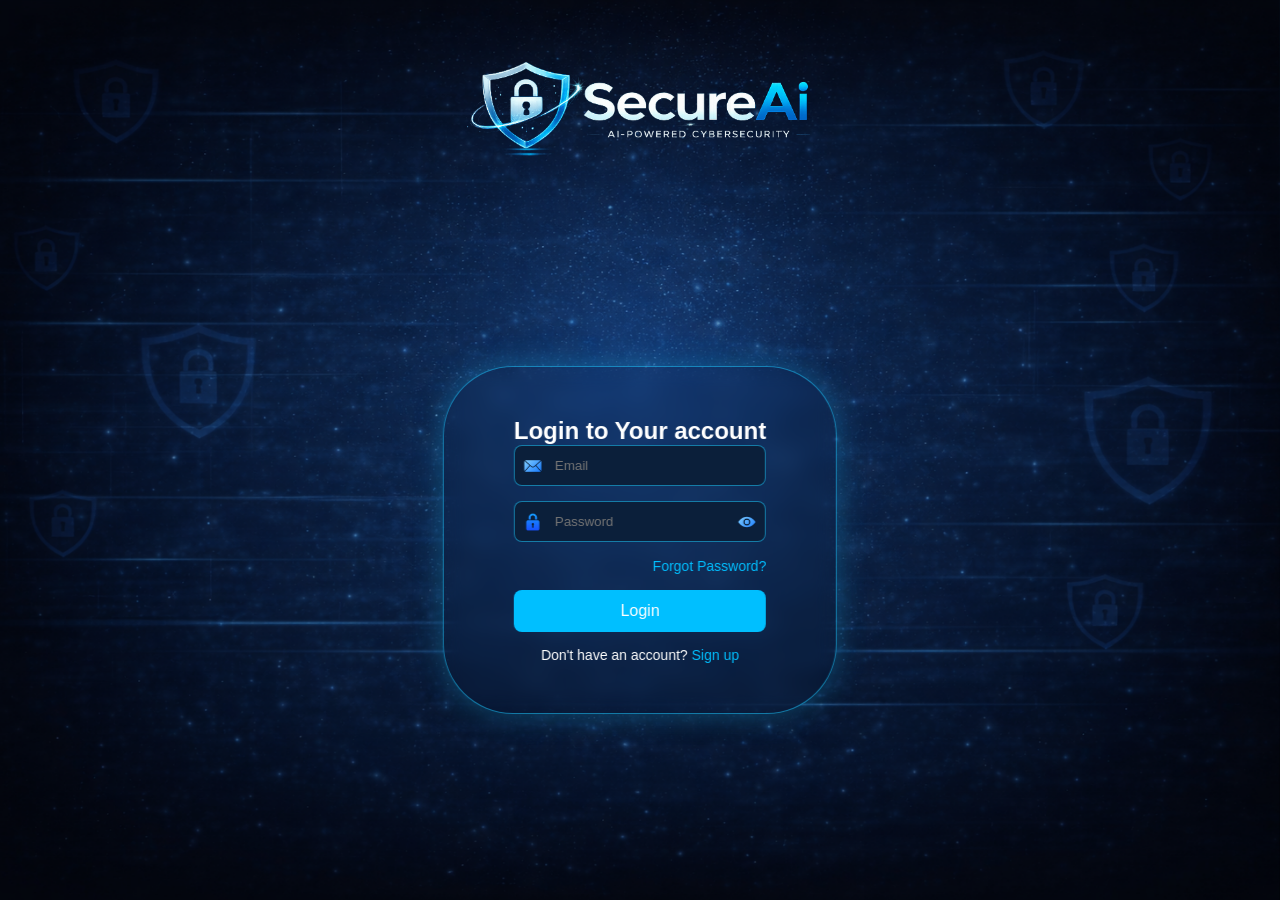
<file: login.html>
<!DOCTYPE html>
<html lang="en">
<head>
    <meta charset="UTF-8">
    <title>Login</title>
    <link rel="stylesheet" href="style.css">
    <link rel="stylesheet" href="https://cdnjs.cloudflare.com/ajax/libs/font-awesome/6.5.1/css/all.min.css">
</head>
<body class="login-body">

<div class="login-background"></div>

<div class="login-logo-container">
    <img class="login-logo" src="Images/Secure-AI-Logo.png" alt="SecureAI Logo">
</div>

<div class="login-contain">
    <h2>Login to Your account</h2>
    <form id="loginForm">
        <div class="login-input-group">
            <img src="Images/Mail-Icon.png" class="login-icon login-left-icon">
            <input type="email" id="email" placeholder="Email" required>
        </div>
        <div class="login-input-group">
            <img src="Images/Password-Icon.png" class="login-icon login-left-icon">
            <input type="password" id="password" placeholder="Password" required>
            <img src="Images/Private-Icon.png" class="login-icon login-right-icon" id="togglePassword">
        </div>
        <div class="login-forgot">
            <a href="#">Forgot Password?</a>
        </div>
        <button type="submit" class="login-button" id="loginBtn">Login</button>
        <p id="message" class="login-message"></p>
    </form>
    <p class="login-signup-text">
        Don't have an account? <a href="#">Sign up</a>
    </p>
</div>

<script src="script.js"></script>
<script>
const form = document.getElementById("loginForm");
const emailInput = document.getElementById("email");
const passwordInput = document.getElementById("password");
const message = document.getElementById("message");
const loginBtn = document.getElementById("loginBtn");

form.addEventListener("submit", function(e) {
    e.preventDefault();
    const email = emailInput.value.trim().toLowerCase();
    const password = passwordInput.value.trim();
    message.textContent = "";
    message.className = "login-message";

    if (!email || !password) {
        message.textContent = "Please fill in all fields!";
        message.classList.add("error");
        return;
    }
    if (!email.includes("@") || !email.includes(".")) {
        message.textContent = "Please enter a valid email!";
        message.classList.add("error");
        return;
    }
    message.textContent = "Checking...";
    message.classList.add("loading");
    loginBtn.disabled = true;

    setTimeout(() => {
        const correctEmail = "jenniferakinsooto@gmail.com";
        const correctPassword = "@Jenny166";
        if (email === correctEmail && password === correctPassword) {
            message.textContent = "Login successful!";
            message.classList.remove("loading");
            message.classList.add("success");
            setTimeout(() => { window.location.href = "index.html"; }, 1000);
        } else {
            message.textContent = "Invalid email or password";
            message.classList.remove("loading");
            message.classList.add("error");
            loginBtn.disabled = false;
        }
    }, 800);
});

const toggle = document.getElementById("togglePassword");
toggle.addEventListener("click", function () {
    if (passwordInput.type === "password") { passwordInput.type = "text"; }
    else { passwordInput.type = "password"; }
});
</script>
</body>
</html>
</file>
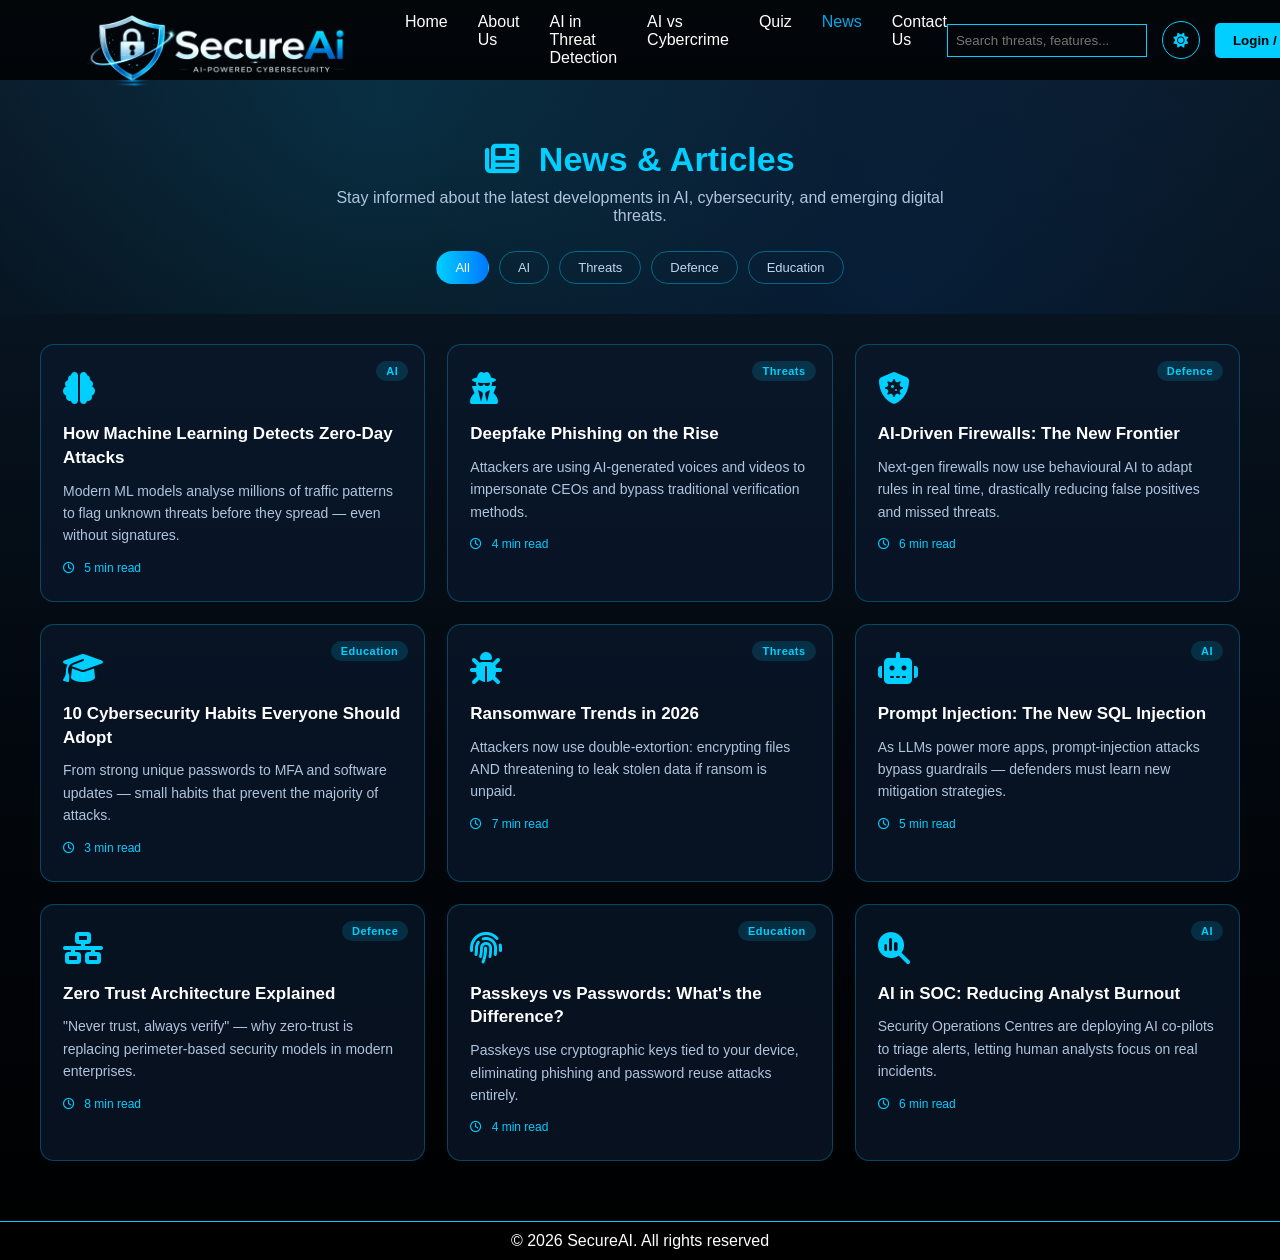
<file: news.html>
<!DOCTYPE html>
<html lang="en">
<head>
    <meta charset="UTF-8">
    <meta name="viewport" content="width=device-width, initial-scale=1.0">
    <title>News & Articles - SecureAI</title>
    <link rel="stylesheet" href="style.css">
    <link rel="stylesheet" href="https://cdnjs.cloudflare.com/ajax/libs/font-awesome/6.5.1/css/all.min.css">
</head>
<body>

    <header class="navbar">
        <div class="logo"><img src="Images/Secure-AI-Logo.png" alt="Logo"></div>
        <nav>
            <ul>
                <li><a href="index.html">Home</a></li>
                <li><a href="about.html">About Us</a></li>
                <li><a href="threat-detection.html">AI in Threat Detection</a></li>
                <li><a href="ai-vs-cybercrime.html">AI vs Cybercrime</a></li>
                <li><a href="quiz.html">Quiz</a></li>
                <li><a href="news.html" class="active">News</a></li>
                <li><a href="contact.html">Contact Us</a></li>
            </ul>
        </nav>
        <div class="nav-right">
            <input type="text" placeholder="Search threats, features..." data-testid="search-input">
            <button class="theme-toggle" id="themeToggle" data-testid="theme-toggle-btn"></button>
            <button class="login-btn" onclick="window.location.href='login.html'" data-testid="login-nav-btn">Login / Signup</button>
            <button class="hamburger" id="hamburgerBtn" aria-label="Open menu" data-testid="hamburger-btn">
                <span></span><span></span><span></span>
            </button>
        </div>
    </header>

    <section class="news-hero">
        <div class="news-hero-content fade-in">
            <h1><i class="fa-solid fa-newspaper"></i> News & Articles</h1>
            <p>Stay informed about the latest developments in AI, cybersecurity, and emerging digital threats.</p>
            <div class="news-filters" id="newsFilters">
                <button class="news-filter active" data-cat="all">All</button>
                <button class="news-filter" data-cat="ai">AI</button>
                <button class="news-filter" data-cat="threats">Threats</button>
                <button class="news-filter" data-cat="defence">Defence</button>
                <button class="news-filter" data-cat="education">Education</button>
            </div>
        </div>
    </section>

    <section class="news-grid-wrap">
        <div class="news-grid" id="newsGrid">
            <article class="news-card fade-in" data-cat="ai">
                <div class="news-card-tag">AI</div>
                <div class="news-card-icon"><i class="fa-solid fa-brain"></i></div>
                <h3>How Machine Learning Detects Zero-Day Attacks</h3>
                <p>Modern ML models analyse millions of traffic patterns to flag unknown threats before they spread — even without signatures.</p>
                <div class="news-meta"><i class="fa-regular fa-clock"></i> 5 min read</div>
            </article>
            <article class="news-card fade-in" data-cat="threats">
                <div class="news-card-tag">Threats</div>
                <div class="news-card-icon"><i class="fa-solid fa-user-secret"></i></div>
                <h3>Deepfake Phishing on the Rise</h3>
                <p>Attackers are using AI-generated voices and videos to impersonate CEOs and bypass traditional verification methods.</p>
                <div class="news-meta"><i class="fa-regular fa-clock"></i> 4 min read</div>
            </article>
            <article class="news-card fade-in" data-cat="defence">
                <div class="news-card-tag">Defence</div>
                <div class="news-card-icon"><i class="fa-solid fa-shield-virus"></i></div>
                <h3>AI-Driven Firewalls: The New Frontier</h3>
                <p>Next-gen firewalls now use behavioural AI to adapt rules in real time, drastically reducing false positives and missed threats.</p>
                <div class="news-meta"><i class="fa-regular fa-clock"></i> 6 min read</div>
            </article>
            <article class="news-card fade-in" data-cat="education">
                <div class="news-card-tag">Education</div>
                <div class="news-card-icon"><i class="fa-solid fa-graduation-cap"></i></div>
                <h3>10 Cybersecurity Habits Everyone Should Adopt</h3>
                <p>From strong unique passwords to MFA and software updates — small habits that prevent the majority of attacks.</p>
                <div class="news-meta"><i class="fa-regular fa-clock"></i> 3 min read</div>
            </article>
            <article class="news-card fade-in" data-cat="threats">
                <div class="news-card-tag">Threats</div>
                <div class="news-card-icon"><i class="fa-solid fa-bug"></i></div>
                <h3>Ransomware Trends in 2026</h3>
                <p>Attackers now use double-extortion: encrypting files AND threatening to leak stolen data if ransom is unpaid.</p>
                <div class="news-meta"><i class="fa-regular fa-clock"></i> 7 min read</div>
            </article>
            <article class="news-card fade-in" data-cat="ai">
                <div class="news-card-tag">AI</div>
                <div class="news-card-icon"><i class="fa-solid fa-robot"></i></div>
                <h3>Prompt Injection: The New SQL Injection</h3>
                <p>As LLMs power more apps, prompt-injection attacks bypass guardrails — defenders must learn new mitigation strategies.</p>
                <div class="news-meta"><i class="fa-regular fa-clock"></i> 5 min read</div>
            </article>
            <article class="news-card fade-in" data-cat="defence">
                <div class="news-card-tag">Defence</div>
                <div class="news-card-icon"><i class="fa-solid fa-network-wired"></i></div>
                <h3>Zero Trust Architecture Explained</h3>
                <p>"Never trust, always verify" — why zero-trust is replacing perimeter-based security models in modern enterprises.</p>
                <div class="news-meta"><i class="fa-regular fa-clock"></i> 8 min read</div>
            </article>
            <article class="news-card fade-in" data-cat="education">
                <div class="news-card-tag">Education</div>
                <div class="news-card-icon"><i class="fa-solid fa-fingerprint"></i></div>
                <h3>Passkeys vs Passwords: What's the Difference?</h3>
                <p>Passkeys use cryptographic keys tied to your device, eliminating phishing and password reuse attacks entirely.</p>
                <div class="news-meta"><i class="fa-regular fa-clock"></i> 4 min read</div>
            </article>
            <article class="news-card fade-in" data-cat="ai">
                <div class="news-card-tag">AI</div>
                <div class="news-card-icon"><i class="fa-solid fa-magnifying-glass-chart"></i></div>
                <h3>AI in SOC: Reducing Analyst Burnout</h3>
                <p>Security Operations Centres are deploying AI co-pilots to triage alerts, letting human analysts focus on real incidents.</p>
                <div class="news-meta"><i class="fa-regular fa-clock"></i> 6 min read</div>
            </article>
        </div>
    </section>

    <footer><p>© 2026 SecureAI. All rights reserved</p></footer>

    <script src="script.js"></script>
    <script>
        const filters = document.querySelectorAll('.news-filter');
        const cards = document.querySelectorAll('.news-card');
        filters.forEach(btn => {
            btn.addEventListener('click', () => {
                filters.forEach(b => b.classList.remove('active'));
                btn.classList.add('active');
                const cat = btn.getAttribute('data-cat');
                cards.forEach(c => {
                    const show = cat === 'all' || c.getAttribute('data-cat') === cat;
                    c.style.display = show ? '' : 'none';
                });
            });
        });
    </script>
</body>
</html>
</file>
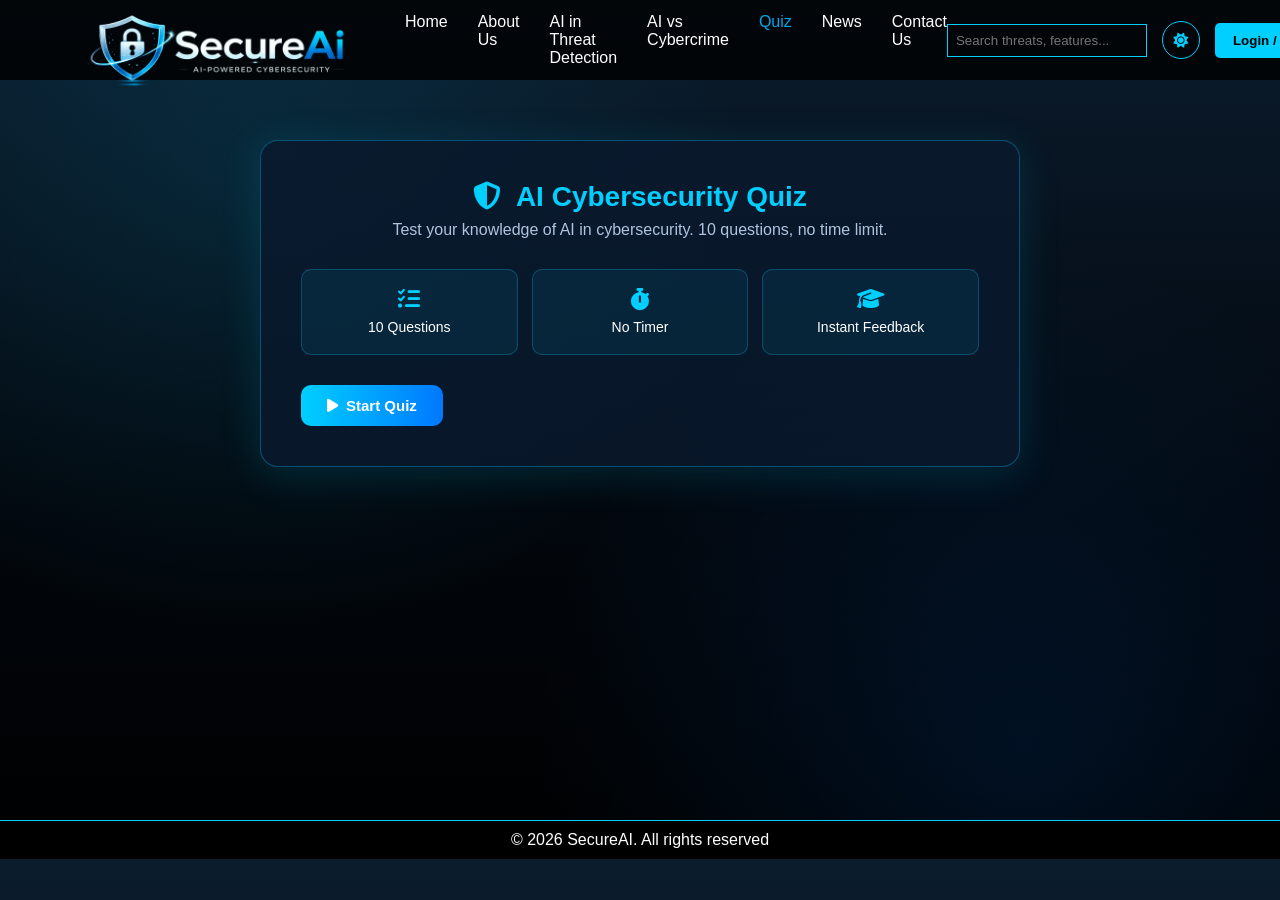
<file: quiz.html>
<!DOCTYPE html>
<html lang="en">
<head>
    <meta charset="UTF-8">
    <meta name="viewport" content="width=device-width, initial-scale=1.0">
    <title>Cybersecurity Quiz - SecureAI</title>
    <link rel="stylesheet" href="style.css">
    <link rel="stylesheet" href="https://cdnjs.cloudflare.com/ajax/libs/font-awesome/6.5.1/css/all.min.css">
</head>
<body>

    <header class="navbar">
        <div class="logo"><img src="Images/Secure-AI-Logo.png" alt="Logo"></div>
        <nav>
            <ul>
                <li><a href="index.html">Home</a></li>
                <li><a href="about.html">About Us</a></li>
                <li><a href="threat-detection.html">AI in Threat Detection</a></li>
                <li><a href="ai-vs-cybercrime.html">AI vs Cybercrime</a></li>
                <li><a href="quiz.html" class="active">Quiz</a></li>
                <li><a href="news.html">News</a></li>
                <li><a href="contact.html">Contact Us</a></li>
            </ul>
        </nav>
        <div class="nav-right">
            <input type="text" placeholder="Search threats, features..." data-testid="search-input">
            <button class="theme-toggle" id="themeToggle" data-testid="theme-toggle-btn"></button>
            <button class="login-btn" onclick="window.location.href='login.html'" data-testid="login-nav-btn">Login / Signup</button>
            <button class="hamburger" id="hamburgerBtn" aria-label="Open menu" data-testid="hamburger-btn">
                <span></span><span></span><span></span>
            </button>
        </div>
    </header>

    <section class="quiz-section">
        <div class="quiz-card fade-in">
            <div class="quiz-header">
                <h1><i class="fa-solid fa-shield-halved"></i> AI Cybersecurity Quiz</h1>
                <p>Test your knowledge of AI in cybersecurity. 10 questions, no time limit.</p>
            </div>

            <div id="quizIntro" class="quiz-stage">
                <div class="quiz-intro-grid">
                    <div class="quiz-intro-item"><i class="fa-solid fa-list-check"></i><span>10 Questions</span></div>
                    <div class="quiz-intro-item"><i class="fa-solid fa-stopwatch"></i><span>No Timer</span></div>
                    <div class="quiz-intro-item"><i class="fa-solid fa-graduation-cap"></i><span>Instant Feedback</span></div>
                </div>
                <button class="quiz-btn" id="startBtn"><i class="fa-solid fa-play"></i> Start Quiz</button>
            </div>

            <div id="quizPlay" class="quiz-stage hidden">
                <div class="quiz-progress">
                    <div class="quiz-progress-bar"><div id="progressFill"></div></div>
                    <span id="progressText">Question 1 of 10</span>
                </div>
                <h2 id="questionText"></h2>
                <div id="optionsList" class="quiz-options"></div>
                <div class="quiz-feedback" id="feedback"></div>
                <button class="quiz-btn" id="nextBtn" disabled>Next <i class="fa-solid fa-arrow-right"></i></button>
            </div>

            <div id="quizResult" class="quiz-stage hidden">
                <div class="quiz-result-icon" id="resultIcon"></div>
                <h2 id="resultTitle">Quiz Complete!</h2>
                <p class="quiz-score-text">Your Score</p>
                <div class="quiz-score" id="scoreNumber">0 / 10</div>
                <p id="resultMessage" class="quiz-result-message"></p>
                <div class="quiz-actions">
                    <button class="quiz-btn" id="restartBtn"><i class="fa-solid fa-rotate-right"></i> Try Again</button>
                    <a href="news.html" class="quiz-btn quiz-btn-outline"><i class="fa-solid fa-newspaper"></i> Read News</a>
                </div>
            </div>
        </div>
    </section>

    <footer><p>© 2026 SecureAI. All rights reserved</p></footer>

    <script src="script.js"></script>
    <script>
    const QUESTIONS = [
        { q: "What does AI primarily use to detect cyber threats?", options: ["Manual rule lists", "Pattern recognition & machine learning", "Random guessing", "Antivirus signatures only"], answer: 1, explain: "AI uses pattern recognition and machine learning to spot anomalies that traditional rule-based systems miss." },
        { q: "Which of these is an example of AI being misused by cybercriminals?", options: ["Encrypting your hard drive", "Deepfake videos to impersonate executives", "Updating your operating system", "Sending birthday greetings"], answer: 1, explain: "Deepfakes use AI to create convincing fake audio/video, often used in impersonation scams." },
        { q: "What is 'phishing'?", options: ["A type of fishing sport", "A fraudulent attempt to obtain sensitive info via fake messages", "A network protocol", "A firewall feature"], answer: 1, explain: "Phishing tricks users into revealing credentials or installing malware via fake emails, sites, or messages." },
        { q: "What is anomaly detection?", options: ["Detecting only known viruses", "Spotting behaviour that deviates from normal patterns", "Blocking all traffic", "Encrypting files"], answer: 1, explain: "Anomaly detection flags activity that diverges from a learned baseline — useful for catching zero-day attacks." },
        { q: "Which is a benefit of AI-driven 24/7 monitoring?", options: ["It needs constant human approval", "Continuous, real-time threat surveillance", "Only works during business hours", "Replaces backups"], answer: 1, explain: "AI monitors networks non-stop, catching threats faster than humans alone." },
        { q: "Prompt injection is an attack on what kind of system?", options: ["Plumbing", "Large language models (LLMs)", "Power grids", "Wi-Fi routers"], answer: 1, explain: "Prompt injection manipulates LLM inputs to make AI output unintended or harmful results." },
        { q: "Why is multi-factor authentication (MFA) important?", options: ["It looks cool", "Adds extra layers beyond just a password", "Slows down your computer", "Replaces antivirus"], answer: 1, explain: "MFA combines something you know + something you have/are, drastically reducing account takeovers." },
        { q: "What is ransomware?", options: ["Free software", "Malware that encrypts files and demands payment", "A type of firewall", "A backup tool"], answer: 1, explain: "Ransomware locks files and demands a ransom — often spread via phishing or unpatched systems." },
        { q: "How can AI improve fraud detection?", options: ["By ignoring transactions", "By learning patterns and flagging unusual activity instantly", "By approving all payments", "By printing reports"], answer: 1, explain: "AI models learn typical user behaviour and flag deviations such as unusual location or amount." },
        { q: "Best practice for staying safe online?", options: ["Reuse the same password everywhere", "Click every link you see", "Use strong unique passwords + MFA + stay updated", "Disable all security tools"], answer: 2, explain: "Strong unique passwords, MFA, and keeping software updated are essential basics for everyone." }
    ];
    let current = 0, score = 0, locked = false;
    const intro = document.getElementById('quizIntro');
    const play = document.getElementById('quizPlay');
    const result = document.getElementById('quizResult');
    const startBtn = document.getElementById('startBtn');
    const restartBtn = document.getElementById('restartBtn');
    const nextBtn = document.getElementById('nextBtn');
    const qText = document.getElementById('questionText');
    const optionsList = document.getElementById('optionsList');
    const feedback = document.getElementById('feedback');
    const progressFill = document.getElementById('progressFill');
    const progressText = document.getElementById('progressText');

    startBtn.addEventListener('click', () => { intro.classList.add('hidden'); play.classList.remove('hidden'); current = 0; score = 0; renderQuestion(); });
    restartBtn.addEventListener('click', () => { result.classList.add('hidden'); intro.classList.remove('hidden'); });
    nextBtn.addEventListener('click', () => { current++; current >= QUESTIONS.length ? showResult() : renderQuestion(); });

    function renderQuestion() {
        locked = false;
        const item = QUESTIONS[current];
        qText.textContent = item.q;
        optionsList.innerHTML = '';
        item.options.forEach((opt, i) => {
            const btn = document.createElement('button');
            btn.className = 'quiz-option';
            btn.innerHTML = '<span class="quiz-option-letter">' + String.fromCharCode(65 + i) + '</span>' + opt;
            btn.addEventListener('click', () => selectOption(i, btn));
            optionsList.appendChild(btn);
        });
        feedback.textContent = '';
        feedback.className = 'quiz-feedback';
        nextBtn.disabled = true;
        progressFill.style.width = ((current) / QUESTIONS.length) * 100 + '%';
        progressText.textContent = `Question ${current + 1} of ${QUESTIONS.length}`;
    }
    function selectOption(i, btn) {
        if (locked) return;
        locked = true;
        const item = QUESTIONS[current];
        const all = optionsList.querySelectorAll('.quiz-option');
        all.forEach(b => b.disabled = true);
        if (i === item.answer) {
            btn.classList.add('correct'); score++;
            feedback.innerHTML = '<i class="fa-solid fa-circle-check"></i> Correct! ' + item.explain;
            feedback.classList.add('correct');
        } else {
            btn.classList.add('wrong');
            all[item.answer].classList.add('correct');
            feedback.innerHTML = '<i class="fa-solid fa-circle-xmark"></i> Not quite. ' + item.explain;
            feedback.classList.add('wrong');
        }
        nextBtn.disabled = false;
    }
    function showResult() {
        play.classList.add('hidden');
        result.classList.remove('hidden');
        document.getElementById('scoreNumber').textContent = score + ' / ' + QUESTIONS.length;
        const icon = document.getElementById('resultIcon');
        const msg = document.getElementById('resultMessage');
        if (score >= 8) { icon.innerHTML = '<i class="fa-solid fa-trophy"></i>'; icon.className = 'quiz-result-icon gold'; msg.textContent = "Outstanding! You're a cybersecurity champion."; }
        else if (score >= 5) { icon.innerHTML = '<i class="fa-solid fa-medal"></i>'; icon.className = 'quiz-result-icon silver'; msg.textContent = "Solid effort. Brush up on a few topics and you'll ace it next time."; }
        else { icon.innerHTML = '<i class="fa-solid fa-book-open"></i>'; icon.className = 'quiz-result-icon bronze'; msg.textContent = "Good start! Explore the SecureAI pages to level up your knowledge."; }
    }
    </script>
</body>
</html>
</file>
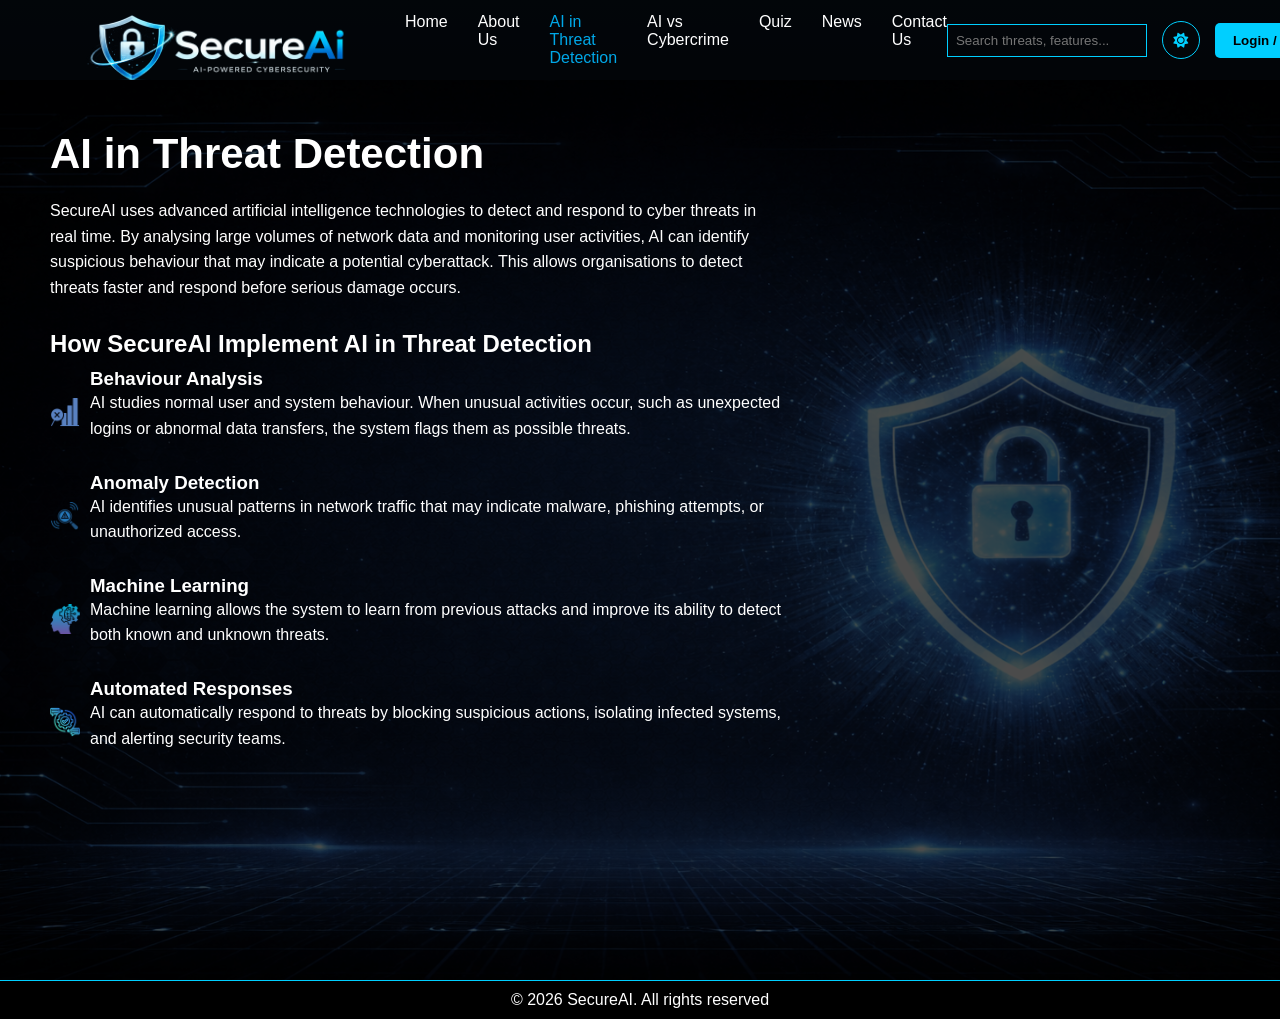
<file: threat-detection.html>
<!DOCTYPE html>
<html lang="en">
<head>
    <meta charset="UTF-8">
    <meta name="viewport" content="width=device-width, initial-scale=1.0">
    <title>AI in Threat Detection</title>
    <link rel="stylesheet" href="style.css">
    <link rel="stylesheet" href="https://cdnjs.cloudflare.com/ajax/libs/font-awesome/6.5.1/css/all.min.css">
</head>
<body>

    <header class="navbar">
        <div class="logo">
            <img src="Images/Secure-AI-Logo.png" alt="Logo">
        </div>
        <nav>
            <ul>
                <li><a href="index.html">Home</a></li>
                <li><a href="about.html">About Us</a></li>
                <li><a href="threat-detection.html" class="active">AI in Threat Detection</a></li>
                <li><a href="ai-vs-cybercrime.html">AI vs Cybercrime</a></li>
                <li><a href="quiz.html">Quiz</a></li>
                <li><a href="news.html">News</a></li>
                <li><a href="contact.html">Contact Us</a></li>
            </ul>
    </nav>
        <div class="nav-right">
            <input type="text" placeholder="Search threats, features..." data-testid="search-input">
            <button class="theme-toggle" id="themeToggle" data-testid="theme-toggle-btn"></button>
            <button class="login-btn" onclick="window.location.href='login.html'" data-testid="login-nav-btn">Login / Signup</button>
            <button class="hamburger" id="hamburgerBtn" aria-label="Open menu" data-testid="hamburger-btn">
                <span></span><span></span><span></span>
            </button>
        </div>
    </header>

    <section class="hero">
        <img src="Images/Threat-Detection-Background.jpg" class="bg-image" alt="Background">
        <div class="overlay"></div>
        <div class="content fade-in">
            <h1>AI in Threat Detection</h1>
            <p>SecureAI uses advanced artificial intelligence technologies to detect and respond to cyber threats in real time. By analysing large volumes of network data and monitoring user activities, AI can identify suspicious behaviour that may indicate a potential cyberattack. This allows organisations to detect threats faster and respond before serious damage occurs.</p>
            <div class="info-sections">
                <div class="box">
                    <h2>How SecureAI Implement AI in Threat Detection</h2>
                    <div class="item">
                        <img src="Images/Behaviour-Analysis-Icon.png" alt="icon">
                        <div><h3>Behaviour Analysis</h3>
                        <p>AI studies normal user and system behaviour. When unusual activities occur, such as unexpected logins or abnormal data transfers, the system flags them as possible threats.</p></div>
                    </div>
                    <div class="item">
                        <img src="Images/Anomaly-Detection-Icon.png" alt="icon">
                        <div><h3>Anomaly Detection</h3>
                        <p>AI identifies unusual patterns in network traffic that may indicate malware, phishing attempts, or unauthorized access.</p></div>
                    </div>
                    <div class="item">
                        <img src="Images/Machine-Learning-Icon.png" alt="icon">
                        <div><h3>Machine Learning</h3>
                        <p>Machine learning allows the system to learn from previous attacks and improve its ability to detect both known and unknown threats.</p></div>
                    </div>
                    <div class="item">
                        <img src="Images/Automated-Responses-Icon.png" alt="icon">
                        <div><h3>Automated Responses</h3>
                        <p>AI can automatically respond to threats by blocking suspicious actions, isolating infected systems, and alerting security teams.</p></div>
                    </div>
                </div>
            </div>
        </div>
    </section>

    <footer>
        <p>© 2026 SecureAI. All rights reserved</p>
    </footer>

    <script src="script.js"></script>
</body>
</html>
</file>
<file: style.css>
* {
    margin: 0;
    padding: 0;
    box-sizing: border-box;
    font-family: Arial, sans-serif;
}

body {
    background: black;
    color: white;
}

/* NAVBAR */
.navbar {
    display: flex;
    align-items: center;
    padding: 15px 30px;
    background: rgba(0,0,0,0.8);
    height: 80px;
}

nav a {
  color: #00d4ff;
  text-decoration: none;
}

nav a:hover {
  text-decoration: underline;
}

/* LOGO */

.logo {
    display: flex;
    flex: 0 0 auto;
}

.logo img {
    height: 250px;
    width: auto;
    margin-top: 40px;
    
}

/* NAV LINKS (center area) */
nav {
    flex: 1;
    display: flex;
    justify-content: center; 
}

nav ul {
    display: flex;
    list-style: none;
    gap: 30px;
}

nav a {
    color: white;
    text-decoration: none;
}

nav a:hover {
    color: #00A8E8;
}

nav a.active {
    color: #00A8E8; 
}

/* RIGHT SIDE (search + login) */
.nav-right {
    flex: 0 0 auto;
    display: flex;
    align-items: center;
    gap: 15px;
}

.navbar nav a {
    text-decoration: none;
    color: white;
}

.navbar nav a:hover,
.navbar nav a.active {
    color: #00A8E8;
}

/* SEARCH */
.nav-right input {
    padding: 8px;
    width: 200px;
    background: transparent;
    border: 1px solid #00cfff;
    color: white;
}

/* LOGIN BUTTON */
.login-btn {
    background: #00cfff;
    border: none;
    padding: 10px 18px;
    font-weight: bold;
    cursor: pointer;
    border-radius: 5px;
}

/* HERO SECTION */
.hero {
    position: relative;
    min-height: 100vh;
    padding-bottom: 50px;
}

/* BACKGROUND */
.bg-image {
    position: absolute;
    width: 100%;
    height: 100%;
    object-fit: cover;
}

/* OVERLAY */
.overlay {
    position: absolute;
    width: 100%;
    height: 100%;
    background: rgba(0,0,0,0.7);
}

/* CONTENT */
.content {
    position: relative;
    z-index: 2;
    padding: 50px;
    width: 65%;
}

.content h1 {
    font-size: 42px;
    margin-bottom: 20px;
}

.content p {
    margin-bottom: 15px;
    line-height: 1.6;
}

/* INFO SECTIONS */
.info-sections {
    margin-top: 30px;
}

.box {
    margin-bottom: 30px;
}

.box h2 {
    margin-bottom: 10px;
    color: white;
}

.item {
    display: flex;
    align-items: center;
    margin-bottom: 15px;
}

.item img {
    width: 30px;
    margin-right: 10px;
}
/* Card hover effect */
.card {
    transition: transform 0.3s ease, box-shadow 0.3s ease;
}

.card:hover {
    transform: scale(1.03);
    box-shadow: 0 0 20px rgba(0, 212, 255, 0.2);
}

/* Scroll fade-in */
.fade-in {
    opacity: 0;
    transform: translateY(30px);
    transition: opacity 0.6s ease, transform 0.6s ease;
}

.fade-in.visible {
    opacity: 1;
    transform: translateY(0);
}

/* FOOTER */
footer {
    text-align: center;
    padding: 10px;
    background: black;
    border-top: 1px solid #00cfff;
}

/* LOGIN PAGE CENTER BOX */
.login-container {
    position: relative;
    z-index: 2;
    width: 400px;
    margin: 100px auto;
    padding: 40px;
    border-radius: 20px;
    background: rgba(0, 0, 0, 0.6);
    border: 1px solid #00cfff;
    text-align: center;
}

/* TITLE */
.login-container h1 {
    margin-bottom: 30px;
    font-size: 26px;
}

/* INPUT BOX */
.login-input {
    display: flex;
    align-items: center;
    border: 1px solid #00cfff;
    border-radius: 10px;
    padding: 10px;
    margin-bottom: 20px;
}

.login-input img {
    width: 20px;
    margin-right: 10px;
}

/* INPUT FIELD */
.login-input input {
    background: transparent;
    border: none;
    outline: none;
    color: white;
    width: 100%;
}

/* EYE ICON (RIGHT SIDE) */
.eye-icon {
    margin-left: auto;
    cursor: pointer;
}

/* FORGOT PASSWORD */
.forgot {
    text-align: right;
    font-size: 14px;
    margin-bottom: 20px;
    color: #00cfff;
    cursor: pointer;
}

/* LOGIN BUTTON */
.login-submit {
    width: 100%;
    padding: 12px;
    background: linear-gradient(to right, #00cfff, #0077ff);
    border: none;
    border-radius: 10px;
    color: white;
    font-weight: bold;
    cursor: pointer;
    margin-bottom: 15px;
}

/* SIGNUP TEXT */
.signup-text {
    font-size: 14px;
}

.signup-text span {
    color: #00cfff;
    cursor: pointer;
}

/* LOGIN CSS */
* {
    margin: 0;
    padding: 0;
    box-sizing: border-box;
    font-family: Arial, sans-serif;
}
.login-body {
    height: 100vh;
    position: relative;
    overflow: hidden;
}
/* Message styling */
.login-message {
    margin-top: 15px;
    font-size: 14px;
    text-align: center;
    font-weight: 500;
}

/* Error */
.login-message.error {
    color: #ff4d4d;
}

/* Success */
.login-message.success {
    color: #00c853;
}

/* Loading */
.login-message.loading {
    color: #999;
}

/* Disabled button (nice UX) */
.login-button:disabled {
    opacity: 0.6;
    cursor: not-allowed;
}
 
/* Background image */
.login-background {
    position: fixed;
    top: 0;
    left: 0;
    width: 100vw;
    height: 100vh;
    background: url("Images/Login-Background.png") no-repeat center center/cover;
    z-index: -1;
}
 
/* Center container */
.login-contain {
    position: absolute;
    top: 60%;
    left: 50%;
    transform: translate(-50%, -50%);
    
    padding: 50px 70PX 50PX 70PX;
    
    background: rgba(17, 34, 64, 0.02);
    box-shadow: 0 0 30px rgba(30, 199, 255, 0.3);
    border: 1PX SOLID #1ec7ff8d;
    border-radius:70px;
    backdrop-filter: blur(10px);
    
    text-align: center;
    color: white;
}
 
/* Heading */
.login-container h2 {
    margin-bottom: 20px;
}
 
/* Inputs */
.login-input-group {
    margin-bottom: 15px;
}
 
.login-input-group input {
    width: 100%;
    padding: 12px;
    border: none;
    border-radius: 8px;
    border: 1PX SOLID #1ec7ff8d;
    background-color: #0B1F3A;
    outline: none;
}
 
/* Forgot password */
.login-forgot {
    text-align: right;
    margin-bottom: 15px;
}
 
.login-forgot a {
    color: #00bfff;
    text-decoration: none;
    font-size: 14px;
}
 
/* Button */
.login-button {
    width: 100%;
    padding: 12px;
    border: none;
    border-radius: 8px;
    background: #00bfff;
    color: white;
    font-size: 16px;
    cursor: pointer;
}
 
.login-button:hover {
    background: #009acd;
}
 
/* Signup */
.login-signup-text {
    margin-top: 15px;
    font-size: 14px;
}
 
.login-signup-text a {
    color: #00bfff;
    text-decoration: none;
}
.login-logo-container {
    position: absolute;
    top: -5%;
    left: 50%;
    transform: translateX(-50%);
    text-align: center;
}
.login-logo-container img {
    width: 500px;
    height: 80%;
}

.login-input-group {
    position: relative;
}

/* Icon styling */
.login-icon {
    position: absolute;
    top: 50%;
    transform: translateY(-50%);
    width: 18px;
    height: 18px;
}

/* Left icons */
.login-left-icon {
    left: 10px;
}

/* Right icon (eye) */
.login-right-icon {
    right: 10px;
    cursor: pointer;
}

/* Fix spacing so text doesn't overlap icons */
.login-input-group input {
    padding-left: 40px;
    padding-right: 40px;
}

/* ABOUT US PAGE */

/* About page section dividers */
.about-section {
    margin-bottom: 2rem;
    padding: 1.5rem;
    border-radius: 8px;
    box-shadow: 0 2px 12px rgba(0, 212, 255, 0.08);
    background: rgba(10, 28, 55, 0.6);
}

.about-section h2 {
    font-size: 1.4rem;
    color: #00d4ff;
    margin-bottom: 1rem;
}

.about-section p,
.about-section li {
    font-size: 1rem;
    line-height: 1.75;
    color: #8db4d4;
}
/* ============================================================
   ABOUT PAGE - EXTRA SECTIONS
   ============================================================ */

.about-section-title {
    text-align: center;
    color: #00cfff;
    font-size: 32px;
    margin-bottom: 12px;
}
.about-section-subtitle {
    text-align: center;
    color: #b0c4de;
    max-width: 700px;
    margin: 0 auto 50px;
    line-height: 1.6;
    padding: 0 20px;
}

/* STATS STRIP */
.about-stats {
    padding: 70px 40px 50px;
}
.about-stats-grid {
    display: grid;
    grid-template-columns: repeat(4, 1fr);
    gap: 22px;
    max-width: 1100px;
    margin: 0 auto;
}
.about-stat-card {
    text-align: center;
    background: rgba(10, 25, 45, 0.6);
    border: 1px solid rgba(0,191,255,0.3);
    border-radius: 16px;
    padding: 32px 20px;
    transition: .3s;
}
.about-stat-card:hover {
    transform: translateY(-6px);
    box-shadow: 0 8px 28px rgba(0,207,255,0.2);
}
.about-stat-card i {
    font-size: 30px;
    color: #00cfff;
    margin-bottom: 12px;
}
.about-stat-num {
    font-size: 38px;
    font-weight: 800;
    color: #ffffff;
    margin-bottom: 4px;
    background: linear-gradient(90deg, #00cfff, #0078ff);
    -webkit-background-clip: text;
    background-clip: text;
    color: transparent;
}
.about-stat-label {
    color: #b0c4de;
    font-size: 14px;
}
[data-theme="light"] .about-stat-card { background: #ffffff; }
[data-theme="light"] .about-stat-label { color: #2c3e50; }

/* VISION */
.about-vision {
    padding: 50px 40px;
}
.about-vision-card {
    max-width: 820px;
    margin: 0 auto;
    text-align: center;
    background: linear-gradient(135deg, rgba(0,207,255,0.08), rgba(0,120,255,0.04));
    border: 1px solid rgba(0,207,255,0.4);
    border-radius: 20px;
    padding: 50px 40px;
    box-shadow: 0 8px 40px rgba(0,207,255,0.12);
}
.about-vision-icon {
    width: 70px; height: 70px;
    border-radius: 50%;
    background: linear-gradient(135deg, #00cfff, #0078ff);
    display: flex; align-items: center; justify-content: center;
    margin: 0 auto 20px;
    color: #ffffff;
    font-size: 28px;
}
.about-vision-card h2 {
    color: #00cfff;
    font-size: 28px;
    margin-bottom: 18px;
}
.about-vision-text {
    color: #ffffff;
    font-size: 20px;
    font-style: italic;
    line-height: 1.6;
    margin-bottom: 14px;
}
[data-theme="light"] .about-vision-card { background: #ffffff; }
[data-theme="light"] .about-vision-text { color: #0b1c2d; }
.about-vision-author {
    color: #00cfff;
    font-size: 14px;
    letter-spacing: 1px;
}

/* WHY IT MATTERS */
.about-why {
    padding: 60px 40px;
}
.about-why-grid {
    display: grid;
    grid-template-columns: repeat(4, 1fr);
    gap: 22px;
    max-width: 1100px;
    margin: 0 auto;
}
.about-why-item {
    text-align: center;
    padding: 26px 20px;
    background: rgba(10, 25, 45, 0.5);
    border: 1px solid rgba(255, 100, 100, 0.25);
    border-radius: 14px;
    transition: .3s;
}
.about-why-item:hover {
    border-color: rgba(255, 100, 100, 0.6);
    transform: translateY(-4px);
}
.about-why-num {
    font-size: 44px;
    font-weight: 800;
    color: #ff6b6b;
    margin-bottom: 12px;
    line-height: 1;
}
.about-why-num span {
    font-size: 22px;
    color: #ff9999;
    margin-left: 4px;
}
.about-why-item p {
    color: #b0c4de;
    font-size: 14px;
    line-height: 1.6;
}
[data-theme="light"] .about-why-item { background: #ffffff; }
[data-theme="light"] .about-why-item p { color: #2c3e50; }

/* TIMELINE */
.about-timeline-section {
    padding: 60px 40px;
}
.about-timeline {
    max-width: 800px;
    margin: 0 auto;
    position: relative;
    padding-left: 40px;
}
.about-timeline::before {
    content: '';
    position: absolute;
    left: 12px;
    top: 0; bottom: 0;
    width: 2px;
    background: linear-gradient(180deg, #00cfff, rgba(0,207,255,0.1));
}
.about-timeline-item {
    position: relative;
    margin-bottom: 36px;
    padding-left: 30px;
}
.about-timeline-item::before {
    content: '';
    position: absolute;
    left: -34px;
    top: 4px;
    width: 16px; height: 16px;
    border-radius: 50%;
    background: #00cfff;
    box-shadow: 0 0 0 4px rgba(0,207,255,0.2);
}
.about-timeline-year {
    color: #00cfff;
    font-size: 22px;
    font-weight: 800;
    margin-bottom: 6px;
}
.about-timeline-content {
    background: rgba(10, 25, 45, 0.6);
    border: 1px solid rgba(0,191,255,0.25);
    border-radius: 12px;
    padding: 18px 22px;
}
.about-timeline-content h3 {
    color: #ffffff;
    font-size: 18px;
    margin-bottom: 6px;
}
[data-theme="light"] .about-timeline-content { background: #ffffff; }
[data-theme="light"] .about-timeline-content h3 { color: #0b1c2d; }
.about-timeline-content p {
    color: #b0c4de;
    line-height: 1.6;
    font-size: 14px;
}
[data-theme="light"] .about-timeline-content p { color: #2c3e50; }

/* CORE VALUES */
.about-values {
    padding: 60px 40px;
}
.about-values-grid {
    display: grid;
    grid-template-columns: repeat(4, 1fr);
    gap: 22px;
    max-width: 1100px;
    margin: 0 auto;
}
.about-value-card {
    text-align: center;
    background: rgba(10, 25, 45, 0.6);
    border: 1px solid rgba(0,191,255,0.3);
    border-radius: 16px;
    padding: 32px 22px;
    transition: .3s;
}
.about-value-card:hover {
    transform: translateY(-6px);
    border-color: rgba(0,207,255,0.7);
    box-shadow: 0 10px 30px rgba(0,207,255,0.18);
}
.about-value-icon {
    width: 64px; height: 64px;
    margin: 0 auto 18px;
    border-radius: 16px;
    background: linear-gradient(135deg, #00cfff, #0078ff);
    display: flex; align-items: center; justify-content: center;
    color: #ffffff;
    font-size: 26px;
}
.about-value-card h3 {
    color: #ffffff;
    font-size: 18px;
    margin-bottom: 10px;
}
.about-value-card p {
    color: #b0c4de;
    line-height: 1.6;
    font-size: 14px;
}
[data-theme="light"] .about-value-card { background: #ffffff; }
[data-theme="light"] .about-value-card h3 { color: #0b1c2d; }
[data-theme="light"] .about-value-card p { color: #2c3e50; }

/* SERVICES */
.about-services {
    padding: 60px 40px;
}
.about-services-grid {
    display: grid;
    grid-template-columns: repeat(3, 1fr);
    gap: 22px;
    max-width: 1100px;
    margin: 0 auto;
}
.about-service-item {
    background: rgba(10, 25, 45, 0.5);
    border: 1px solid rgba(0,191,255,0.25);
    border-radius: 14px;
    padding: 26px 24px;
    transition: .3s;
}
.about-service-item:hover {
    border-color: rgba(0,207,255,0.6);
    transform: translateY(-4px);
}
.about-service-item i {
    font-size: 30px;
    color: #00cfff;
    margin-bottom: 14px;
}
.about-service-item h3 {
    color: #ffffff;
    font-size: 18px;
    margin-bottom: 8px;
}
.about-service-item p {
    color: #b0c4de;
    font-size: 14px;
    line-height: 1.6;
}
[data-theme="light"] .about-service-item { background: #ffffff; }
[data-theme="light"] .about-service-item h3 { color: #0b1c2d; }
[data-theme="light"] .about-service-item p { color: #2c3e50; }

/* TEAM */
.about-team {
    padding: 60px 40px;
}
.about-team-grid {
    display: grid;
    grid-template-columns: repeat(4, 1fr);
    gap: 22px;
    max-width: 1100px;
    margin: 0 auto;
}
.about-team-card {
    text-align: center;
    background: rgba(10, 25, 45, 0.6);
    border: 1px solid rgba(0,191,255,0.3);
    border-radius: 16px;
    padding: 28px 22px;
    transition: .3s;
}
.about-team-card:hover {
    transform: translateY(-6px);
    box-shadow: 0 10px 30px rgba(0,207,255,0.2);
    border-color: rgba(0,207,255,0.7);
}
.about-team-avatar {
    width: 80px; height: 80px;
    border-radius: 50%;
    margin: 0 auto 16px;
    display: flex; align-items: center; justify-content: center;
    font-size: 26px;
    font-weight: 800;
    color: #ffffff;
    letter-spacing: 1px;
    box-shadow: 0 6px 20px rgba(0,207,255,0.3);
}
.about-team-card h3 {
    color: #ffffff;
    font-size: 18px;
    margin-bottom: 4px;
}
[data-theme="light"] .about-team-card { background: #ffffff; }
[data-theme="light"] .about-team-card h3 { color: #0b1c2d; }
.about-team-role {
    color: #00cfff;
    font-size: 13px;
    margin-bottom: 12px;
    letter-spacing: 0.5px;
    text-transform: uppercase;
}
.about-team-bio {
    color: #b0c4de;
    font-size: 13px;
    line-height: 1.55;
}
[data-theme="light"] .about-team-bio { color: #2c3e50; }

/* CTA */
.about-cta {
    padding: 60px 40px 80px;
}
.about-cta-box {
    max-width: 900px;
    margin: 0 auto;
    text-align: center;
    background: linear-gradient(135deg, rgba(0,207,255,0.15), rgba(0,120,255,0.08));
    border: 1px solid rgba(0,207,255,0.5);
    border-radius: 24px;
    padding: 60px 40px;
    box-shadow: 0 12px 50px rgba(0,207,255,0.2);
}
.about-cta-box h2 {
    color: #ffffff;
    font-size: 32px;
    margin-bottom: 14px;
}
[data-theme="light"] .about-cta-box h2 { color: #0b1c2d; }
.about-cta-box p {
    color: #cfe5ff;
    font-size: 16px;
    line-height: 1.6;
    max-width: 600px;
    margin: 0 auto 32px;
}
[data-theme="light"] .about-cta-box p { color: #2c3e50; }
.about-cta-buttons {
    display: flex;
    gap: 14px;
    justify-content: center;
    flex-wrap: wrap;
}
.about-cta-btn {
    background: linear-gradient(90deg, #00cfff, #0078ff);
    color: #ffffff;
    padding: 14px 28px;
    border-radius: 12px;
    text-decoration: none;
    font-weight: 600;
    font-size: 15px;
    transition: .25s;
    display: inline-flex;
    align-items: center;
    gap: 10px;
}
.about-cta-btn:hover {
    transform: translateY(-3px);
    box-shadow: 0 10px 28px rgba(0,207,255,0.45);
}
.about-cta-btn-outline {
    background: transparent;
    border: 1px solid #00cfff;
    color: #00cfff;
}
.about-cta-btn-outline:hover {
    background: rgba(0,207,255,0.1);
}

/* MOBILE */
@media (max-width: 1024px) {
    .about-stats-grid,
    .about-why-grid,
    .about-values-grid,
    .about-team-grid { grid-template-columns: repeat(2, 1fr); }
    .about-services-grid { grid-template-columns: repeat(2, 1fr); }
}
@media (max-width: 768px) {
    .about-stats, .about-vision, .about-why, .about-timeline-section,
    .about-values, .about-services, .about-team, .about-cta {
        padding-left: 20px; padding-right: 20px;
    }
    .about-section-title { font-size: 24px; }
    .about-stats-grid,
    .about-why-grid,
    .about-values-grid,
    .about-services-grid,
    .about-team-grid { grid-template-columns: 1fr; }
    .about-cta-box { padding: 40px 24px; }
    .about-cta-box h2 { font-size: 24px; }
    .about-vision-card { padding: 36px 24px; }
    .about-vision-text { font-size: 17px; }
    .about-stat-num, .about-why-num { font-size: 32px; }
}

/* CONTACT US PAGE */
.contact-layout {
    display: flex;
    gap: 50px;
    align-items: flex-start;
    width: 90%;
}

.contact-form {
    flex: 1;
}

.contact-form h1 {
    font-size: 42px;
    margin-bottom: 15px;
}

.contact-form p {
    margin-bottom: 20px;
    line-height: 1.6;
    text-align: center;
}

.contact-form label {
    display: block;
    margin-bottom: 6px;
    color: #ffffff;
    font-size: 14px;
}

.contact-input-box {
    display: flex;
    align-items: center;
    border: 1px solid #00cfff;
    border-radius: 8px;
    padding: 10px;
    margin-bottom: 15px;
    background: transparent;
    max-width: 500px;
}

.contact-input-box img {
    width: 18px;
    margin-right: 10px;
}
.contact-input-box input {
    background: transparent;
    border: none;
    outline: none;
    color: white;
    width: 500px;
}

.contact-form textarea {
    width: 500px;
    height: 120px;
    background: transparent;
    border: 1px solid #00cfff;
    border-radius: 8px;
    padding: 10px;
    color: white;
    outline: none;
    resize: vertical;
    margin-bottom: 20px;
}
.contact-submit-btn {
    width: 500px;
    padding: 12px;
    background:#00cfff;
    border: none;
    border-radius: 8px;
    font-weight: bold;
    font-size: 15px;
    cursor: pointer;
    color: black;
}

.contact-submit-btn:hover {
    background: #0099cc;
    color: white;
}

.contact-info {
    flex: 0 0 250px;
    display: flex;
    flex-direction: column;
    gap: 20px;
    margin-top: 250px;
    margin-left: auto;
    align-self: flex-end;
    margin-left: 0;
    
}
.contact-info-box p {
    display: flex;
    align-items: center;
    gap: 10px;
    margin-bottom: 10px;
    line-height: 1.5;
}

.contact-info-box img {
    width: 20px;
}

.contact-info-box a {
    color: white;
    text-decoration: none;
}
.contact-info-box {
    border: 1px solid #00cfff;
    border-radius: 15px;
    padding: 25px 25px;
    box-shadow: 0 0 15px rgba(0, 207, 255, 0.2);
}

.contact-socials {
    display: flex;
    gap: 15px;
    margin-top: 10px;
}

.contact-socials img {
    width: 30px;
    cursor: pointer;
}
/* ============================================================
   CONTACT PAGE - EXTRA SECTIONS
   ============================================================ */

.contact-section-title {
    text-align: center;
    color: #00cfff;
    font-size: 32px;
    margin-bottom: 12px;
}
.contact-section-subtitle {
    text-align: center;
    color: #b0c4de;
    max-width: 640px;
    margin: 0 auto 40px;
    line-height: 1.6;
    padding: 0 20px;
}

/* HOW CAN WE HELP */
.contact-help-section {
    padding: 70px 40px 50px;
}
.contact-help-grid {
    display: grid;
    grid-template-columns: repeat(3, 1fr);
    gap: 22px;
    max-width: 1100px;
    margin: 0 auto;
}
.contact-help-card {
    background: rgba(10, 25, 45, 0.7);
    border: 1px solid rgba(0,191,255,0.3);
    border-radius: 16px;
    padding: 32px 26px;
    text-align: center;
    transition: transform .3s ease, box-shadow .3s ease, border-color .3s;
}
.contact-help-card:hover {
    transform: translateY(-6px);
    border-color: rgba(0,207,255,0.7);
    box-shadow: 0 12px 30px rgba(0,207,255,0.2);
}
.contact-help-icon {
    width: 64px; height: 64px;
    border-radius: 50%;
    background: linear-gradient(135deg, rgba(0,207,255,0.2), rgba(0,120,255,0.1));
    border: 1px solid rgba(0,207,255,0.4);
    display: flex; align-items: center; justify-content: center;
    font-size: 26px;
    color: #00cfff;
    margin: 0 auto 18px;
}
.contact-help-card h3 {
    color: #ffffff;
    font-size: 20px;
    margin-bottom: 10px;
}
[data-theme="light"] .contact-help-card { background: #ffffff; color: #0b1c2d; }
[data-theme="light"] .contact-help-card h3 { color: #0b1c2d; }
.contact-help-card p {
    color: #b0c4de;
    line-height: 1.6;
    margin-bottom: 16px;
    font-size: 14px;
}
[data-theme="light"] .contact-help-card p { color: #2c3e50; }
.contact-help-link {
    display: inline-block;
    color: #00cfff;
    text-decoration: none;
    font-weight: 600;
    font-size: 14px;
    border-bottom: 1px dashed transparent;
    transition: .2s;
}
.contact-help-link:hover { border-bottom-color: #00cfff; }

/* EMERGENCY HOTLINE */
.contact-emergency {
    padding: 30px 40px;
}
.contact-emergency-box {
    max-width: 1100px;
    margin: 0 auto;
    display: flex;
    align-items: center;
    gap: 24px;
    background: linear-gradient(135deg, rgba(255, 77, 77, 0.12), rgba(255, 100, 50, 0.08));
    border: 1px solid rgba(255, 77, 77, 0.5);
    border-radius: 16px;
    padding: 26px 32px;
    box-shadow: 0 0 24px rgba(255, 77, 77, 0.15);
}
.contact-emergency-icon {
    font-size: 42px;
    color: #ff4d4d;
    flex-shrink: 0;
    animation: pulseRed 2s ease-in-out infinite;
}
@keyframes pulseRed {
    0%, 100% { transform: scale(1); opacity: 1; }
    50% { transform: scale(1.1); opacity: 0.85; }
}
.contact-emergency-text { flex: 1; }
.contact-emergency-text h3 {
    color: #ffffff;
    font-size: 20px;
    margin-bottom: 6px;
}
[data-theme="light"] .contact-emergency-text h3 { color: #0b1c2d; }
.contact-emergency-text p {
    color: #ffd0d0;
    line-height: 1.55;
    font-size: 14px;
}
[data-theme="light"] .contact-emergency-text p { color: #2c3e50; }
.contact-emergency-btn {
    background: #ff4d4d;
    color: #ffffff;
    padding: 14px 22px;
    border-radius: 12px;
    text-decoration: none;
    font-weight: 700;
    font-size: 15px;
    white-space: nowrap;
    box-shadow: 0 4px 16px rgba(255, 77, 77, 0.4);
    transition: .2s;
}
.contact-emergency-btn i { margin-right: 8px; }
.contact-emergency-btn:hover {
    background: #ff3333;
    transform: translateY(-2px);
    box-shadow: 0 8px 24px rgba(255, 77, 77, 0.55);
}

/* INFO STRIP */
.contact-info-strip {
    padding: 50px 40px;
}
.contact-info-grid {
    display: grid;
    grid-template-columns: repeat(4, 1fr);
    gap: 18px;
    max-width: 1100px;
    margin: 0 auto;
}
.contact-info-item {
    text-align: center;
    background: rgba(10, 25, 45, 0.5);
    border: 1px solid rgba(0,191,255,0.2);
    border-radius: 14px;
    padding: 26px 18px;
    transition: .3s;
}
.contact-info-item:hover {
    border-color: rgba(0,207,255,0.5);
    transform: translateY(-3px);
}
.contact-info-item i {
    font-size: 28px;
    color: #00cfff;
    margin-bottom: 12px;
}
.contact-info-item h4 {
    color: #ffffff;
    font-size: 16px;
    margin-bottom: 8px;
}
[data-theme="light"] .contact-info-item { background: #ffffff; }
[data-theme="light"] .contact-info-item h4 { color: #0b1c2d; }
.contact-info-item p {
    color: #b0c4de;
    font-size: 13px;
    line-height: 1.6;
}
[data-theme="light"] .contact-info-item p { color: #2c3e50; }

/* FAQ */
.contact-faq {
    padding: 60px 40px 80px;
}
.contact-faq-list {
    max-width: 820px;
    margin: 0 auto;
    display: flex;
    flex-direction: column;
    gap: 14px;
}
.contact-faq-item {
    background: rgba(10, 25, 45, 0.6);
    border: 1px solid rgba(0,191,255,0.25);
    border-radius: 12px;
    padding: 4px 22px;
    transition: border-color .25s;
}
.contact-faq-item[open] {
    border-color: rgba(0,207,255,0.6);
    box-shadow: 0 6px 24px rgba(0,207,255,0.12);
}
.contact-faq-item summary {
    cursor: pointer;
    padding: 18px 0;
    color: #ffffff;
    font-size: 16px;
    font-weight: 600;
    list-style: none;
    display: flex;
    justify-content: space-between;
    align-items: center;
    gap: 16px;
}
.contact-faq-item summary::-webkit-details-marker { display: none; }
.contact-faq-item summary::after {
    content: '+';
    color: #00cfff;
    font-size: 26px;
    font-weight: 300;
    transition: transform .25s;
    flex-shrink: 0;
}
.contact-faq-item[open] summary::after {
    content: '−';
}
[data-theme="light"] .contact-faq-item { background: #ffffff; }
[data-theme="light"] .contact-faq-item summary { color: #0b1c2d; }
.contact-faq-item p {
    color: #b0c4de;
    line-height: 1.7;
    padding: 0 0 18px;
    font-size: 14px;
}
[data-theme="light"] .contact-faq-item p { color: #2c3e50; }
.contact-faq-item p a {
    color: #00cfff;
    text-decoration: none;
    border-bottom: 1px dashed #00cfff;
}

/* MOBILE - CONTACT EXTRAS */
@media (max-width: 1024px) {
    .contact-help-grid { grid-template-columns: 1fr; }
    .contact-info-grid { grid-template-columns: repeat(2, 1fr); }
}
@media (max-width: 768px) {
    .contact-help-section, .contact-emergency, .contact-info-strip, .contact-faq {
        padding-left: 20px; padding-right: 20px;
    }
    .contact-section-title { font-size: 24px; }
    .contact-emergency-box {
        flex-direction: column;
        text-align: center;
        padding: 24px 20px;
    }
    .contact-emergency-btn { width: 100%; text-align: center; }
    .contact-info-grid { grid-template-columns: 1fr; }
}

/* Form message */
.form-message {
    margin-top: 15px;
    font-size: 14px;
    text-align: center;
    font-weight: 500;
}

/* States */
.form-message.error {
    color: #ff4d4d;
}

.form-message.success {
    color: #00c853;
}

.form-message.loading {
    color: #999;
}

/* Disabled button */
.contact-submit-btn:disabled {
    opacity: 0.6;
    cursor: not-allowed;
}

/* HOME PAGE */

/* RESET */
* {
  margin: 0;
  padding: 0;
  box-sizing: border-box;
  font-family: 'Segoe UI', Arial, sans-serif;
}

/* BODY */
body {
  background: linear-gradient(180deg, #0B1C2D 0%, #02070d 60%, #000000 100%);
  color: #ffffff;
}

/* NAVBAR */
.index-navbar {
  display: flex;
  justify-content: space-between;
  align-items: center;
  padding: 15px 50px;
  background: #081726;
  border-bottom: 1px solid rgba(0, 191, 255, 0.4);
}

.index-navbar * {
  margin: 0;
  padding: 0;
}

/* LOGO */
.index-logo img {
  width: 200px;
}

/* NAV LINKS */
.index-navbar nav ul {
  display: flex;
  list-style: none;
  gap: 35px;
}

.index-navbar nav ul li a {
  text-decoration: none;
  color: #c0d6f0;
  font-size: 14px;
  font-weight: 500;
  transition: 0.3s;
}

.index-navbar nav ul li a:hover,
.index-navbar nav ul li a.index-active {
  color: #00bfff;
}

/* RIGHT SIDE */
.index-nav-right {
  flex: 0 0 auto;
  display: flex;
  align-items: center;
  gap: 15px;
}

/* NAVBAR SCROLL EFFECT */
.index-nav.index-scrolled {
  background-color: rgba(11, 28, 45, 0.95);
}

/* SEARCH */
.index-nav-right input {
  padding: 8px;
  width: 200px;
  background: transparent;
  border: 1px solid #00cfff;
  color: white;
}

/* BUTTON */
.index-login-btn {
  background: #00cfff;
  border: none;
  padding: 10px 18px;
  font-weight: bold;
  cursor: pointer;
  border-radius: 5px;
}

.index-login-btn:hover {
  background: #00bfff;
}

/* SUBNAV */
.index-subnav {
  display: flex;
  justify-content: center;
  gap: 50px;
  padding: 12px;
  border-bottom: 1px solid rgba(0, 191, 255, 0.3);
}

.index-subnav a {
  text-decoration: none;
  color: #b0c4de;
  font-size: 14px;
}

.index-subnav a:hover {
  color: #00bfff;
}

/* MAIN LAYOUT */
.index-page-body {
  display: flex;
  padding: 20px 40px;
  gap: 20px;
}

/* SHARED PANEL STYLE */
.index-sidebar-left,
.index-sidebar-right,
.index-centre {
  border: 1px solid rgba(0, 191, 255, 0.3);
  background: rgba(10, 25, 45, 0.6);
  box-shadow: 0 0 12px rgba(0, 191, 255, 0.1);
  padding: 15px;
}

/* LEFT SIDEBAR */
.index-sidebar-left {
  width: 20%;
}

.index-sidebar-left h3 {
  border-bottom: 1px solid rgba(0, 191, 255, 0.3);
  margin-bottom: 10px;
  padding-bottom: 5px;
}

.index-sidebar-left ul {
  list-style: none;
}

.index-sidebar-left li {
  margin: 8px 0;
}

.index-sidebar-left a {
  text-decoration: none;
  color: #b0c4de;
  font-size: 14px;
}

.index-sidebar-left a:hover {
  color: #00bfff;
}

/* CENTER */
.index-centre {
  width: 80%;
  text-align: center;
}

.index-hero-image img {
  width: 240px;
  margin-bottom: 20px;
}

.index-hero-text h1 {
  font-size: 24px;
  margin-bottom: 15px;
  animation: fadeIn 1.2s ease forwards;
}

.index-hero-text p {
  color: #b0c4de;
  line-height: 1.6;
  animation: fadeIn 1.8s ease forwards;
}

@keyframes fadeIn {
    from {opacity: 0; transform: translateY(20px);}
    to {opacity: 1; transform: translateY(0);}
}

/* RIGHT SIDEBAR */
.index-sidebar-right {
  width: 20%;
}

/* FEATURES */
.index-features-list {
  margin-top: 10px;
}

.index-feature-item {
  display: flex;
  align-items: center;
  gap: 10px;
  margin: 12px 0;
}

.index-feature-item img {
  width: 28px;
  transition: 0.3s;
}

.index-feature-item img:hover {
  transform: scale(1.15);
}

.index-feature-item span {
  font-size: 14px;
  color: #b0c4de;
}

/* EXTERNAL LINKS */
.index-ext-links {
  margin-top: 20px;
}

.index-ext-links h3 {
  border-bottom: 1px solid rgba(0, 191, 255, 0.3);
  padding-bottom: 5px;
  margin-bottom: 10px;
}

.index-ext-links ul {
  list-style: none;
}

.index-ext-links li {
  margin: 10px 0;
}

.index-ext-links a {
  text-decoration: none;
  color: #b0c4de;
  display: flex;
  align-items: center;
  gap: 10px;
}

.index-ext-links a:hover {
  color: #00bfff;
}

.index-ext-links img {
  width: 20px;
}

/* SOCIAL ICONS */
.index-social-icons {
  margin-top: 15px;
  display: flex;
  gap: 12px;
}

.index-social-icons img {
  width: 24px;
  transition: 0.3s;
}

.index-social-icons img:hover {
  transform: scale(1.2);
}

/* FOOTER */
.index-footer {
  text-align: center;
  padding: 15px;
  border-top: 1px solid rgba(0, 191, 255, 0.3);
  margin-top: 20px;
  font-size: 13px;
  color: #b0c4de;
}



/* ============================================================
   SECUREAI - ENHANCED FEATURES (added)
   Theme toggle, hamburger menu, search dropdown, stats counters,
   flip cards, quiz, news, mobile responsive
   ============================================================ */

/* ---------- LIGHT/DARK THEME OVERRIDES ---------- */
html { scroll-behavior: smooth; }

[data-theme="light"] body {
    background: linear-gradient(180deg, #f4f9ff 0%, #e6f1ff 60%, #ffffff 100%);
    color: #0b1c2d;
}
[data-theme="light"] .navbar,
[data-theme="light"] .index-navbar {
    background: #ffffff;
    box-shadow: 0 1px 8px rgba(0,0,0,0.06);
}
[data-theme="light"] .navbar nav a,
[data-theme="light"] .index-navbar nav a,
[data-theme="light"] nav a { color: #0b1c2d; }
[data-theme="light"] .nav-right input,
[data-theme="light"] .index-nav-right input { color: #0b1c2d; }
[data-theme="light"] .index-subnav a,
[data-theme="light"] .index-sidebar-left a,
[data-theme="light"] .index-ext-links a,
[data-theme="light"] .index-feature-item span,
[data-theme="light"] .index-hero-text p { color: #2c3e50; }
[data-theme="light"] .index-sidebar-left,
[data-theme="light"] .index-sidebar-right,
[data-theme="light"] .index-centre {
    background: rgba(255,255,255,0.85);
    border-color: rgba(0,150,255,0.25);
}
[data-theme="light"] footer,
[data-theme="light"] .index-footer {
    background: #ffffff; color: #2c3e50; border-color: rgba(0,150,255,0.25);
}
[data-theme="light"] .overlay { background: rgba(255,255,255,0.65); }
[data-theme="light"] .content,
[data-theme="light"] .content p { color: #0b1c2d; }
[data-theme="light"] .about-section { background: rgba(255,255,255,0.85); }
[data-theme="light"] .about-section p,
[data-theme="light"] .about-section li { color: #2c3e50; }
[data-theme="light"] .quiz-card,
[data-theme="light"] .news-card {
    background: #ffffff; color: #0b1c2d;
    box-shadow: 0 4px 24px rgba(0,150,255,0.08);
}
[data-theme="light"] .stat-card,
[data-theme="light"] .edu-flip-card .edu-front,
[data-theme="light"] .edu-flip-card .edu-back {
    background: #ffffff; color: #0b1c2d;
}
[data-theme="light"] .quiz-option { background: #f0f7ff; color: #0b1c2d; border-color: #b7daff; }

/* ---------- THEME TOGGLE BUTTON ---------- */
.theme-toggle {
    background: transparent;
    border: 1px solid #00cfff;
    color: #00cfff;
    width: 38px; height: 38px;
    border-radius: 50%;
    cursor: pointer;
    display: inline-flex;
    align-items: center;
    justify-content: center;
    font-size: 15px;
    transition: all .25s ease;
}
.theme-toggle:hover { background: rgba(0,207,255,0.15); transform: rotate(20deg); }

/* ---------- HAMBURGER ---------- */
.hamburger {
    display: none;
    background: transparent;
    border: 1px solid #00cfff;
    border-radius: 6px;
    padding: 8px;
    cursor: pointer;
    flex-direction: column;
    gap: 4px;
}
.hamburger span {
    display: block;
    width: 22px; height: 2px;
    background: #00cfff;
    transition: .25s;
}
.hamburger.active span:nth-child(1){transform:translateY(6px) rotate(45deg);}
.hamburger.active span:nth-child(2){opacity:0;}
.hamburger.active span:nth-child(3){transform:translateY(-6px) rotate(-45deg);}

/* ---------- SEARCH DROPDOWN ---------- */
.search-wrapper { position: relative; }
.search-dropdown {
    position: absolute;
    top: calc(100% + 6px);
    left: 0; right: 0;
    background: #0b1c2d;
    border: 1px solid #00cfff;
    border-radius: 8px;
    box-shadow: 0 8px 28px rgba(0,207,255,0.25);
    max-height: 280px;
    overflow-y: auto;
    z-index: 100;
    display: none;
}
.search-dropdown.open { display: block; }
.search-result {
    display: flex; align-items: center; gap: 10px;
    padding: 10px 14px;
    color: #c0d6f0;
    text-decoration: none;
    font-size: 14px;
    border-bottom: 1px solid rgba(0,207,255,0.15);
}
.search-result:hover { background: rgba(0,207,255,0.12); color: #00cfff; }
.search-result i { color: #00cfff; font-size: 12px; }
.search-empty { padding: 14px; color: #8da2bf; font-size: 14px; text-align: center; }
[data-theme="light"] .search-dropdown { background: #ffffff; }
[data-theme="light"] .search-result { color: #0b1c2d; }

/* ---------- HERO STATS (HOME) ---------- */
.hero-stats {
    padding: 60px 40px;
    text-align: center;
}
.hero-stats h2 {
    font-size: 28px;
    color: #00cfff;
    margin-bottom: 10px;
}
.hero-stats > p {
    color: #b0c4de;
    margin-bottom: 40px;
}
.stats-grid {
    display: grid;
    grid-template-columns: repeat(4, 1fr);
    gap: 20px;
    max-width: 1100px;
    margin: 0 auto;
}
.stat-card {
    background: rgba(10, 25, 45, 0.6);
    border: 1px solid rgba(0,191,255,0.3);
    border-radius: 14px;
    padding: 30px 20px;
    box-shadow: 0 0 16px rgba(0,191,255,0.08);
    transition: transform .3s ease, box-shadow .3s ease;
}
.stat-card:hover {
    transform: translateY(-6px);
    box-shadow: 0 6px 28px rgba(0,207,255,0.25);
}
.stat-icon {
    font-size: 32px;
    color: #00cfff;
    margin-bottom: 12px;
}
.stat-number {
    font-size: 38px;
    font-weight: 700;
    color: #ffffff;
    margin-bottom: 6px;
}
[data-theme="light"] .stat-number { color: #0b1c2d; }
.stat-label {
    color: #b0c4de;
    font-size: 14px;
}
[data-theme="light"] .stat-label { color: #2c3e50; }

/* ---------- EDUCATION FLIP-CARDS ---------- */
.edu-section {
    padding: 60px 40px;
    text-align: center;
}
.edu-section h2 {
    font-size: 28px;
    color: #00cfff;
    margin-bottom: 10px;
}
.edu-section > p {
    color: #b0c4de;
    margin-bottom: 40px;
}
.edu-grid {
    display: grid;
    grid-template-columns: repeat(4, 1fr);
    gap: 20px;
    max-width: 1100px;
    margin: 0 auto;
}
.edu-flip-card {
    perspective: 1000px;
    height: 240px;
    cursor: pointer;
}
.edu-flip-inner {
    position: relative;
    width: 100%;
    height: 100%;
    transition: transform 0.7s cubic-bezier(.25,.8,.25,1);
    transform-style: preserve-3d;
}
.edu-flip-card:hover .edu-flip-inner,
.edu-flip-card.flipped .edu-flip-inner {
    transform: rotateY(180deg);
}
.edu-front, .edu-back {
    position: absolute;
    inset: 0;
    backface-visibility: hidden;
    border: 1px solid rgba(0,191,255,0.3);
    border-radius: 14px;
    padding: 24px;
    display: flex;
    flex-direction: column;
    justify-content: center;
    align-items: center;
    background: rgba(10,25,45,0.6);
}
.edu-back {
    transform: rotateY(180deg);
    background: linear-gradient(135deg, #002b3d 0%, #003a5e 100%);
    color: #ffffff;
}
.edu-front i {
    font-size: 42px;
    color: #00cfff;
    margin-bottom: 14px;
}
.edu-front h3 {
    color: #ffffff;
    font-size: 18px;
    margin-bottom: 6px;
}
[data-theme="light"] .edu-front h3 { color: #0b1c2d; }
.edu-front span {
    color: #00cfff;
    font-size: 12px;
    letter-spacing: 1px;
    text-transform: uppercase;
}
.edu-back p {
    color: #cfe5ff;
    font-size: 14px;
    line-height: 1.55;
    text-align: center;
}

/* ---------- QUIZ PAGE ---------- */
.quiz-section {
    min-height: calc(100vh - 160px);
    padding: 60px 20px;
    display: flex;
    justify-content: center;
    align-items: flex-start;
    background:
      radial-gradient(circle at 20% 10%, rgba(0,207,255,0.1), transparent 40%),
      radial-gradient(circle at 80% 90%, rgba(0,120,255,0.12), transparent 40%);
}
.quiz-card {
    width: 100%;
    max-width: 760px;
    background: rgba(10,25,45,0.85);
    border: 1px solid rgba(0,191,255,0.35);
    border-radius: 18px;
    padding: 40px;
    box-shadow: 0 8px 40px rgba(0,207,255,0.15);
}
.quiz-header { text-align: center; margin-bottom: 28px; }
.quiz-header h1 {
    color: #00cfff;
    font-size: 28px;
    margin-bottom: 8px;
}
.quiz-header h1 i { margin-right: 8px; }
.quiz-header p { color: #b0c4de; }
.quiz-stage.hidden { display: none; }
.quiz-intro-grid {
    display: grid;
    grid-template-columns: repeat(3, 1fr);
    gap: 14px;
    margin: 30px 0;
}
.quiz-intro-item {
    background: rgba(0,207,255,0.08);
    border: 1px solid rgba(0,207,255,0.25);
    border-radius: 10px;
    padding: 18px 12px;
    text-align: center;
}
.quiz-intro-item i { font-size: 22px; color: #00cfff; display: block; margin-bottom: 8px; }
.quiz-intro-item span { color: #ffffff; font-size: 14px; }
[data-theme="light"] .quiz-intro-item span { color: #0b1c2d; }

.quiz-progress {
    display: flex; align-items: center; gap: 14px;
    margin-bottom: 24px;
}
.quiz-progress-bar {
    flex: 1; height: 8px;
    background: rgba(0,207,255,0.15);
    border-radius: 999px;
    overflow: hidden;
}
.quiz-progress-bar > div {
    height: 100%; width: 0%;
    background: linear-gradient(90deg, #00cfff, #0078ff);
    transition: width .4s ease;
}
.quiz-progress span { color: #b0c4de; font-size: 13px; white-space: nowrap; }

#questionText {
    color: #ffffff;
    font-size: 20px;
    margin-bottom: 20px;
    line-height: 1.5;
}
[data-theme="light"] #questionText { color: #0b1c2d; }
.quiz-options { display: flex; flex-direction: column; gap: 10px; }
.quiz-option {
    display: flex;
    align-items: center;
    gap: 14px;
    padding: 14px 18px;
    background: rgba(0,207,255,0.06);
    border: 1px solid rgba(0,207,255,0.3);
    border-radius: 10px;
    color: #ffffff;
    text-align: left;
    cursor: pointer;
    transition: .2s ease;
    font-size: 15px;
}
.quiz-option:hover:not(:disabled) {
    background: rgba(0,207,255,0.18);
    transform: translateX(4px);
}
.quiz-option-letter {
    background: rgba(0,207,255,0.2);
    color: #00cfff;
    font-weight: 700;
    width: 28px; height: 28px;
    display: flex; align-items: center; justify-content: center;
    border-radius: 50%;
    font-size: 13px;
    flex-shrink: 0;
}
.quiz-option.correct { background: rgba(0,200,83,0.18); border-color: #00c853; }
.quiz-option.correct .quiz-option-letter { background: #00c853; color: #fff; }
.quiz-option.wrong { background: rgba(255,77,77,0.15); border-color: #ff4d4d; }
.quiz-option.wrong .quiz-option-letter { background: #ff4d4d; color: #fff; }
.quiz-option:disabled { cursor: default; }

.quiz-feedback {
    margin: 18px 0;
    padding: 14px;
    border-radius: 10px;
    font-size: 14px;
    line-height: 1.5;
    display: none;
}
.quiz-feedback.correct { display: block; background: rgba(0,200,83,0.1); border: 1px solid #00c853; color: #87ffb6; }
.quiz-feedback.wrong { display: block; background: rgba(255,77,77,0.1); border: 1px solid #ff4d4d; color: #ffb3b3; }
.quiz-feedback i { margin-right: 6px; }

.quiz-btn {
    background: linear-gradient(90deg, #00cfff, #0078ff);
    color: #ffffff;
    border: none;
    padding: 12px 26px;
    border-radius: 10px;
    font-size: 15px;
    font-weight: 600;
    cursor: pointer;
    transition: .25s;
    display: inline-flex;
    align-items: center;
    gap: 8px;
    text-decoration: none;
}
.quiz-btn:hover:not(:disabled) { transform: translateY(-2px); box-shadow: 0 6px 20px rgba(0,207,255,0.4); }
.quiz-btn:disabled { opacity: 0.45; cursor: not-allowed; }
.quiz-btn-outline {
    background: transparent;
    border: 1px solid #00cfff;
    color: #00cfff;
}
.quiz-btn-outline:hover { background: rgba(0,207,255,0.1); }

#nextBtn { margin-top: 16px; float: right; }
.quiz-actions { display: flex; gap: 12px; justify-content: center; flex-wrap: wrap; margin-top: 24px; }

#quizResult { text-align: center; }
.quiz-result-icon { font-size: 64px; margin-bottom: 14px; }
.quiz-result-icon.gold { color: #ffd700; }
.quiz-result-icon.silver { color: #c0c0c0; }
.quiz-result-icon.bronze { color: #cd7f32; }
.quiz-score-text { color: #b0c4de; margin: 8px 0; font-size: 14px; }
.quiz-score {
    font-size: 48px;
    font-weight: 800;
    background: linear-gradient(90deg, #00cfff, #0078ff);
    -webkit-background-clip: text;
    background-clip: text;
    color: transparent;
    margin-bottom: 12px;
}
.quiz-result-message { color: #cfe5ff; margin-bottom: 10px; }
[data-theme="light"] .quiz-result-message { color: #2c3e50; }

/* ---------- NEWS PAGE ---------- */
.news-hero {
    padding: 60px 40px 30px;
    text-align: center;
    background:
      radial-gradient(circle at 30% 10%, rgba(0,207,255,0.12), transparent 50%),
      radial-gradient(circle at 70% 90%, rgba(0,120,255,0.1), transparent 50%);
}
.news-hero h1 { color: #00cfff; font-size: 34px; margin-bottom: 10px; }
.news-hero h1 i { margin-right: 10px; }
.news-hero > div > p { color: #b0c4de; max-width: 640px; margin: 0 auto 26px; }

.news-filters {
    display: flex; gap: 10px; justify-content: center; flex-wrap: wrap;
}
.news-filter {
    padding: 8px 18px;
    border: 1px solid rgba(0,207,255,0.4);
    border-radius: 999px;
    background: transparent;
    color: #c0d6f0;
    cursor: pointer;
    font-size: 13px;
    transition: .2s;
}
.news-filter:hover { background: rgba(0,207,255,0.1); }
.news-filter.active {
    background: linear-gradient(90deg, #00cfff, #0078ff);
    color: #ffffff;
    border-color: transparent;
}

.news-grid-wrap { padding: 30px 40px 60px; }
.news-grid {
    display: grid;
    grid-template-columns: repeat(3, 1fr);
    gap: 22px;
    max-width: 1200px;
    margin: 0 auto;
}
.news-card {
    position: relative;
    background: rgba(10,25,45,0.7);
    border: 1px solid rgba(0,191,255,0.3);
    border-radius: 14px;
    padding: 26px 22px;
    transition: transform .3s ease, box-shadow .3s ease, border-color .3s;
}
.news-card:hover {
    transform: translateY(-6px);
    box-shadow: 0 10px 30px rgba(0,207,255,0.25);
    border-color: rgba(0,207,255,0.7);
}
.news-card-tag {
    position: absolute;
    top: 16px; right: 16px;
    background: rgba(0,207,255,0.15);
    color: #00cfff;
    padding: 4px 10px;
    border-radius: 999px;
    font-size: 11px;
    font-weight: 600;
    letter-spacing: 0.5px;
}
.news-card-icon {
    font-size: 32px;
    color: #00cfff;
    margin-bottom: 14px;
}
.news-card h3 {
    color: #ffffff;
    font-size: 17px;
    margin-bottom: 10px;
    line-height: 1.4;
}
[data-theme="light"] .news-card h3 { color: #0b1c2d; }
.news-card p {
    color: #b0c4de;
    font-size: 14px;
    line-height: 1.6;
    margin-bottom: 14px;
}
[data-theme="light"] .news-card p { color: #2c3e50; }
.news-meta { color: #00cfff; font-size: 12px; }
.news-meta i { margin-right: 6px; }

/* ---------- SCROLL FADE-IN ---------- */
.fade-in, [data-fade] {
    opacity: 0;
    transform: translateY(28px);
    transition: opacity .7s ease, transform .7s ease;
}
.fade-in.visible, [data-fade].visible {
    opacity: 1;
    transform: translateY(0);
}

/* ---------- MOBILE RESPONSIVE ---------- */
@media (max-width: 1024px) {
    .stats-grid { grid-template-columns: repeat(2, 1fr); }
    .edu-grid { grid-template-columns: repeat(2, 1fr); }
    .news-grid { grid-template-columns: repeat(2, 1fr); }
    .index-page-body { flex-wrap: wrap; }
    .index-sidebar-left, .index-sidebar-right { width: 100%; }
    .index-centre { width: 100%; }
}

@media (max-width: 768px) {
    /* NAVBAR */
    .navbar, .index-navbar {
        flex-wrap: wrap;
        padding: 12px 16px;
        height: auto;
    }
    .logo img { height: 60px !important; margin-top: 0 !important; }
    .index-logo img { width: 120px; }

    .navbar nav, .index-navbar nav { order: 5; width: 100%; }
    header nav ul {
        flex-direction: column !important;
        gap: 0 !important;
        max-height: 0;
        overflow: hidden;
        transition: max-height .35s ease;
        width: 100%;
        padding-top: 0;
    }
    header nav ul.mobile-open {
        max-height: 600px;
        padding-top: 12px;
    }
    header nav ul li {
        padding: 10px 0;
        border-bottom: 1px solid rgba(0,207,255,0.15);
    }
    .nav-right, .index-nav-right {
        margin-left: auto;
        flex-wrap: wrap;
        gap: 8px;
    }
    .nav-right input, .index-nav-right input {
        order: 5; width: 100%;
    }
    .hamburger { display: flex; }

    /* HERO */
    .content { width: 92%; padding: 30px 20px; }
    .content h1 { font-size: 28px !important; }
    .hero-stats, .edu-section { padding: 40px 20px; }
    .stats-grid { grid-template-columns: 1fr 1fr; gap: 14px; }
    .stat-card { padding: 22px 12px; }
    .stat-number { font-size: 28px; }
    .edu-grid { grid-template-columns: 1fr; }

    /* CONTACT */
    .contact-layout { flex-direction: column; gap: 30px; }
    .contact-info { margin-top: 20px !important; flex: 0 0 auto !important; width: 100%; }
    .contact-input-box input,
    .contact-form textarea,
    .contact-submit-btn { width: 100% !important; }

    /* NEWS / QUIZ */
    .news-grid { grid-template-columns: 1fr; }
    .news-grid-wrap, .news-hero { padding-left: 20px; padding-right: 20px; }
    .quiz-card { padding: 24px 18px; }
    .quiz-intro-grid { grid-template-columns: 1fr; }
    #questionText { font-size: 17px; }

    /* LOGIN */
    .login-contain {
        width: 92% !important;
        padding: 30px 24px !important;
        border-radius: 24px !important;
        top: 55% !important;
    }
    .login-logo-container img { width: 70vw !important; max-width: 280px; }

    /* SIDEBAR HOME */
    .index-page-body { padding: 16px; flex-direction: column; }
    .index-sidebar-left, .index-sidebar-right, .index-centre { width: 100% !important; }
    .index-subnav { flex-wrap: wrap; gap: 16px; padding: 10px; }
}

@media (max-width: 480px) {
    .news-hero h1, .quiz-header h1 { font-size: 22px; }
    .quiz-score { font-size: 36px; }
    .stat-icon { font-size: 24px; }
    .login-contain { padding: 24px 18px !important; }
    .nav-right .login-btn,
    .index-nav-right .index-login-btn {
        font-size: 12px; padding: 8px 12px;
    }
}
</file>
